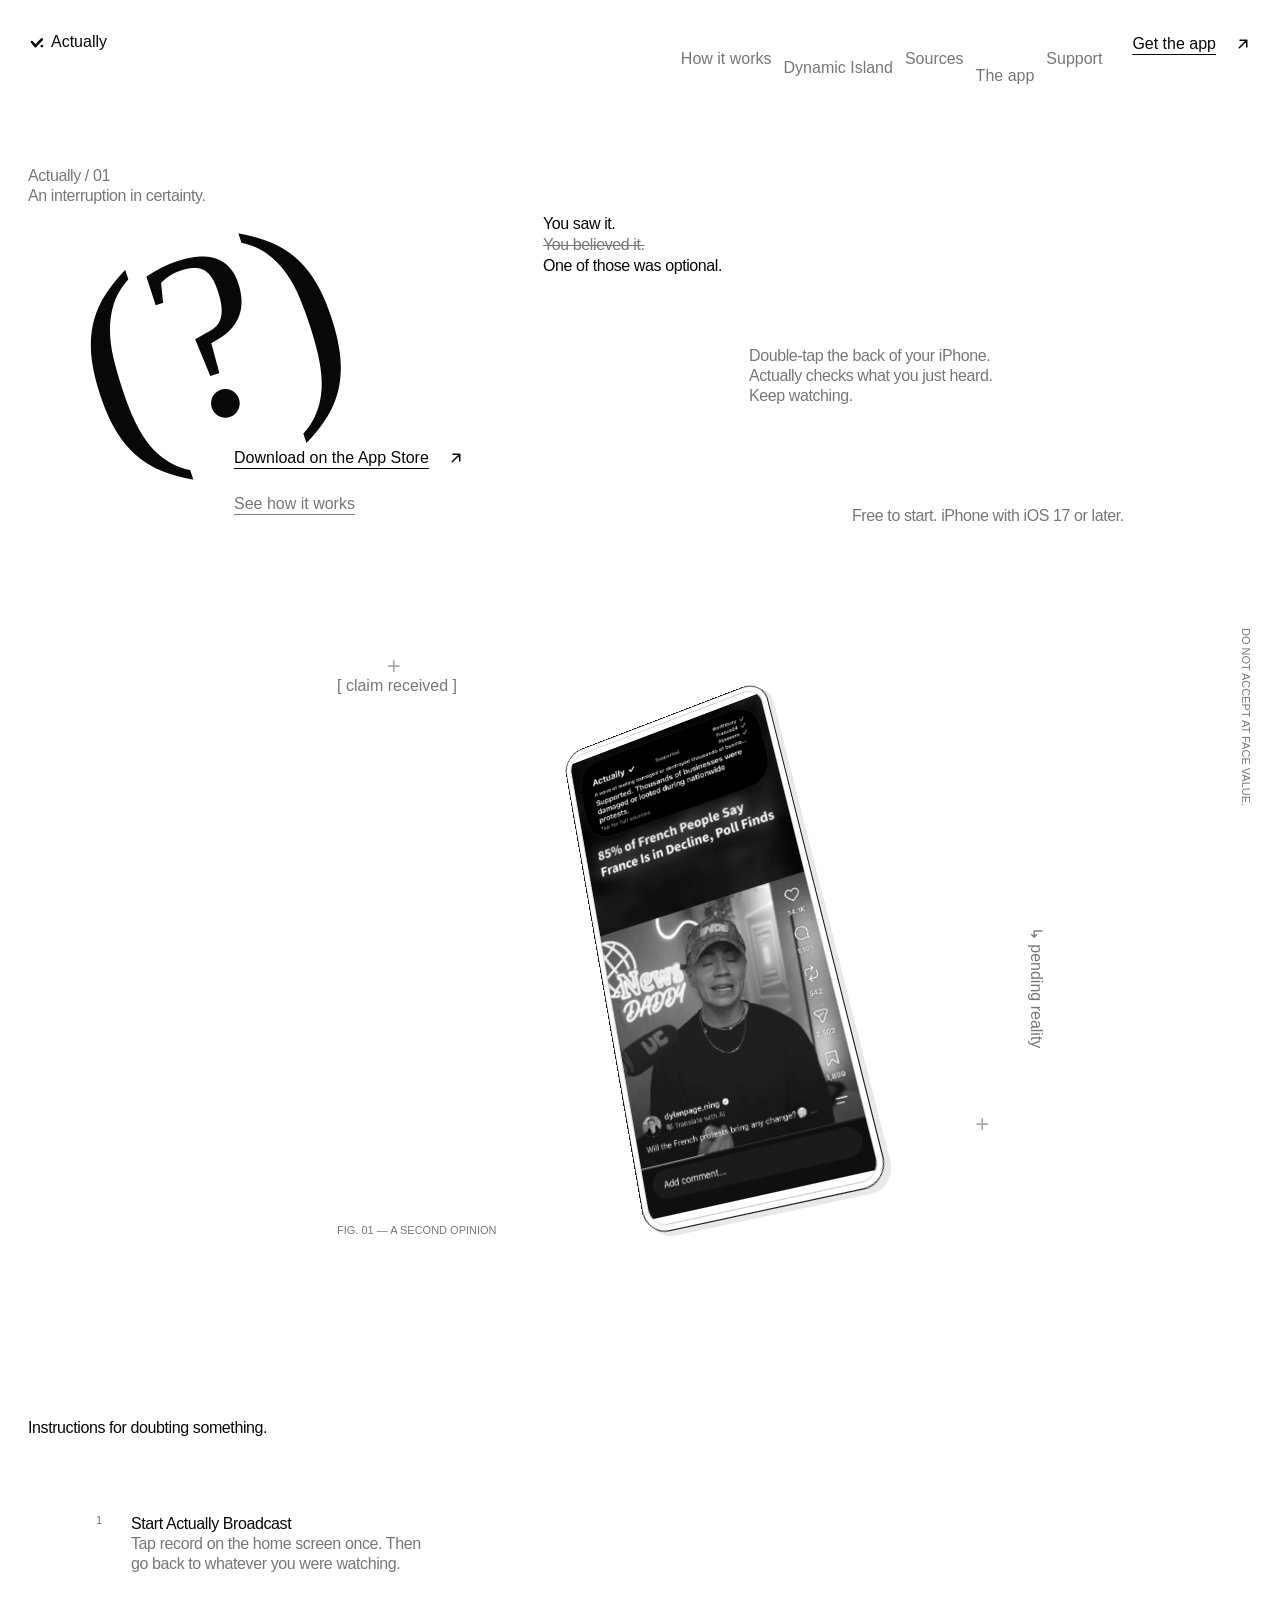
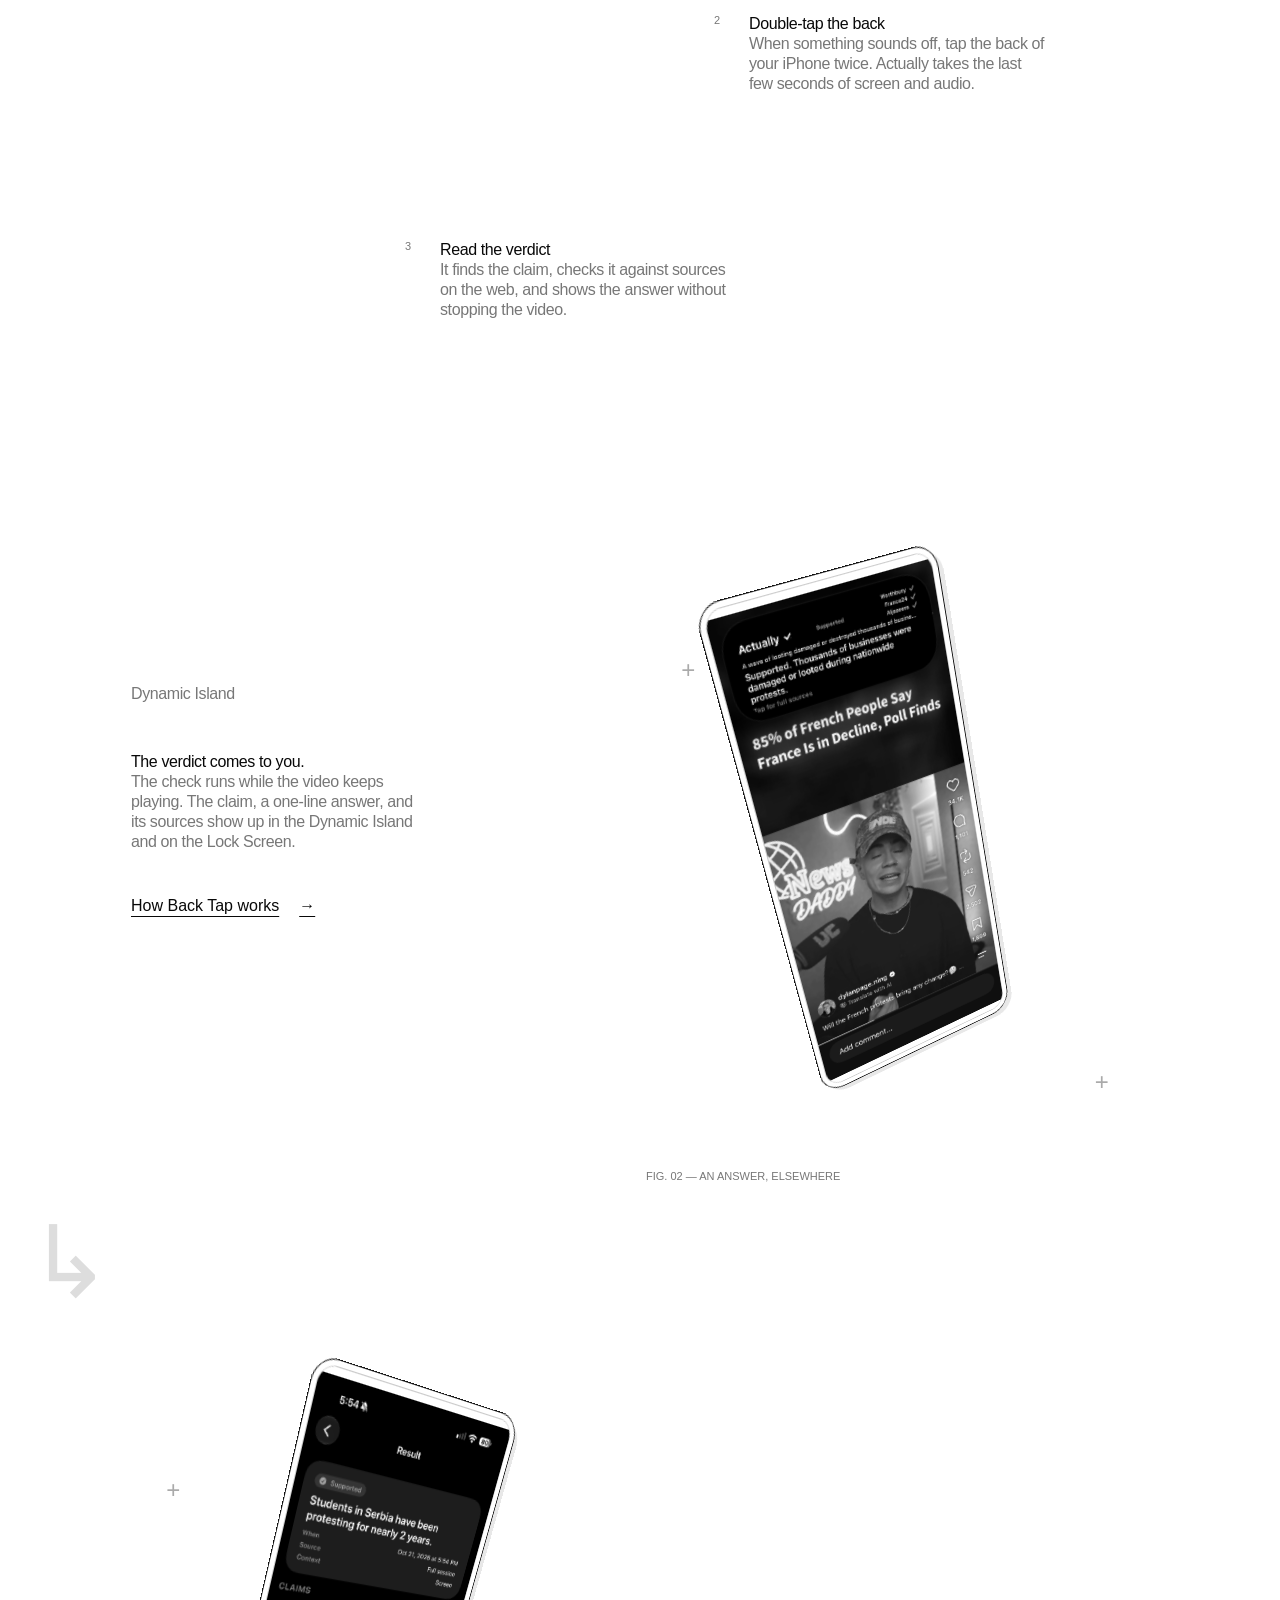
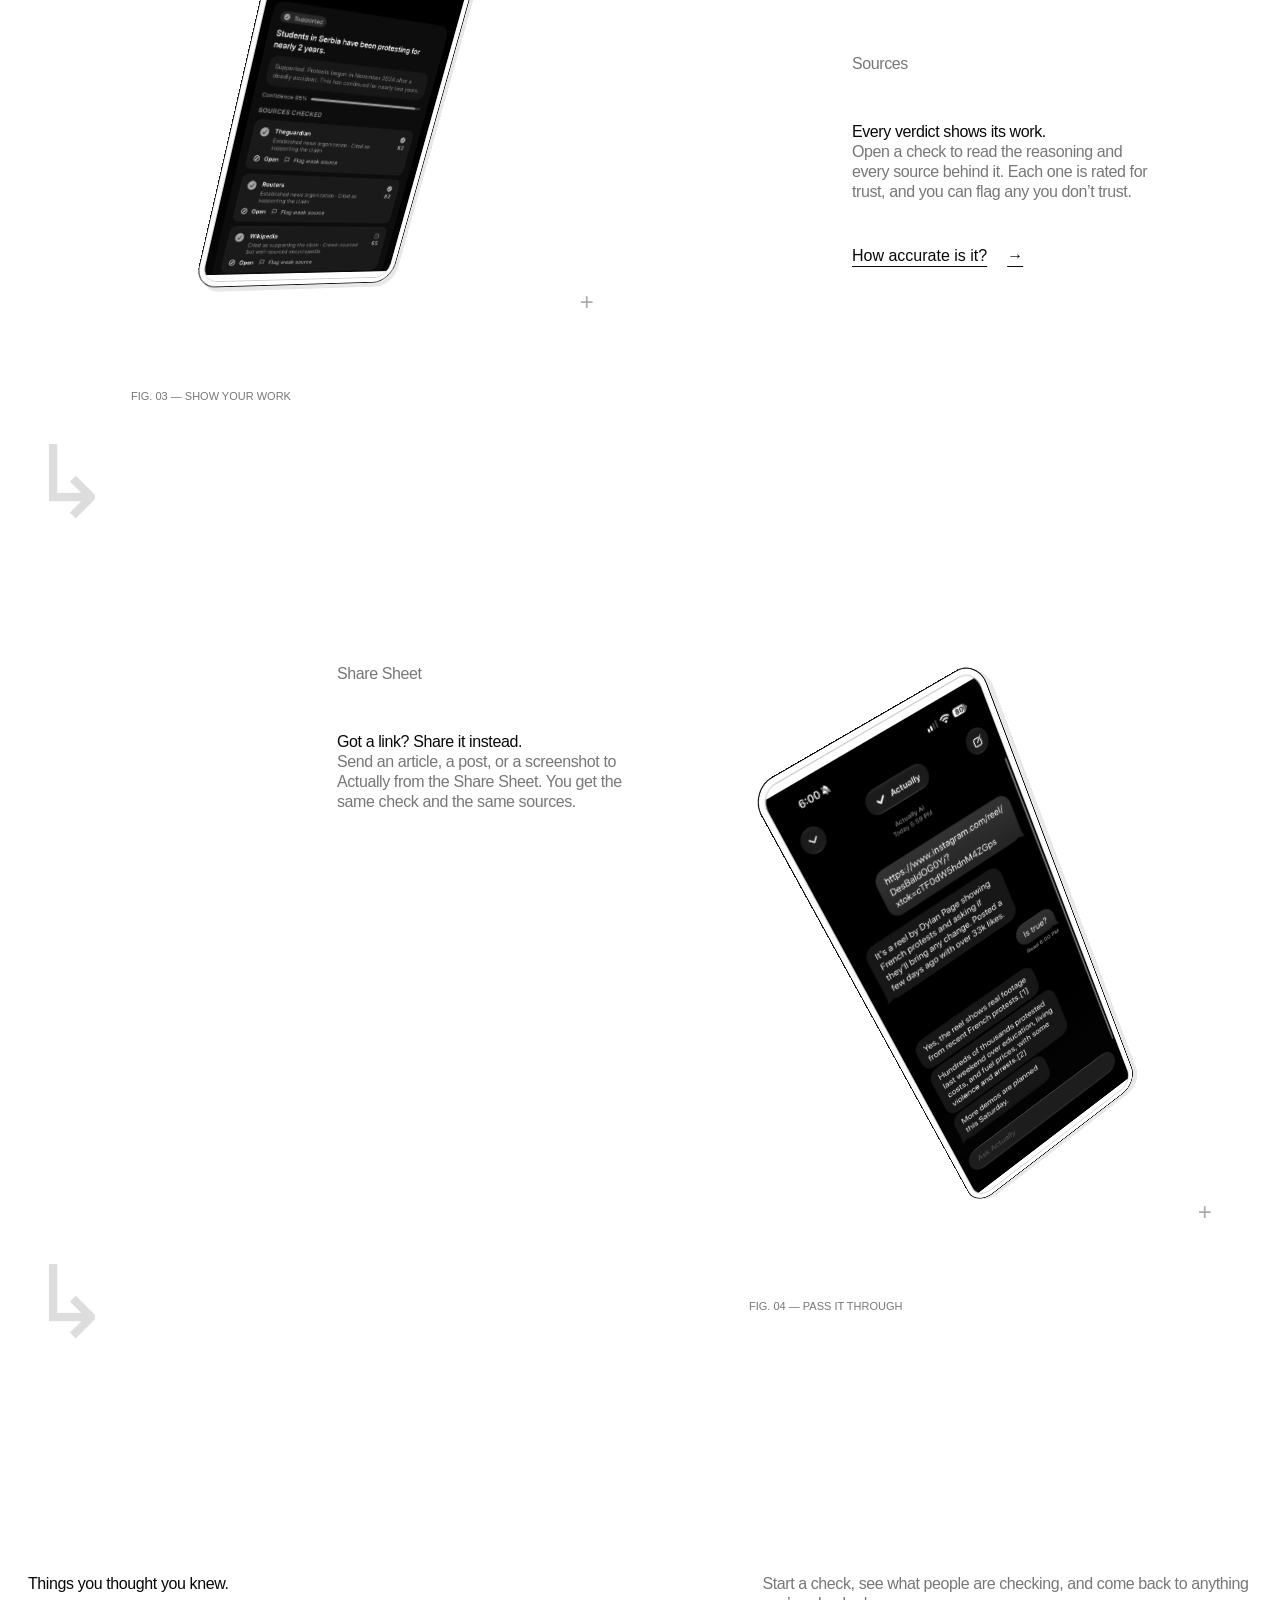
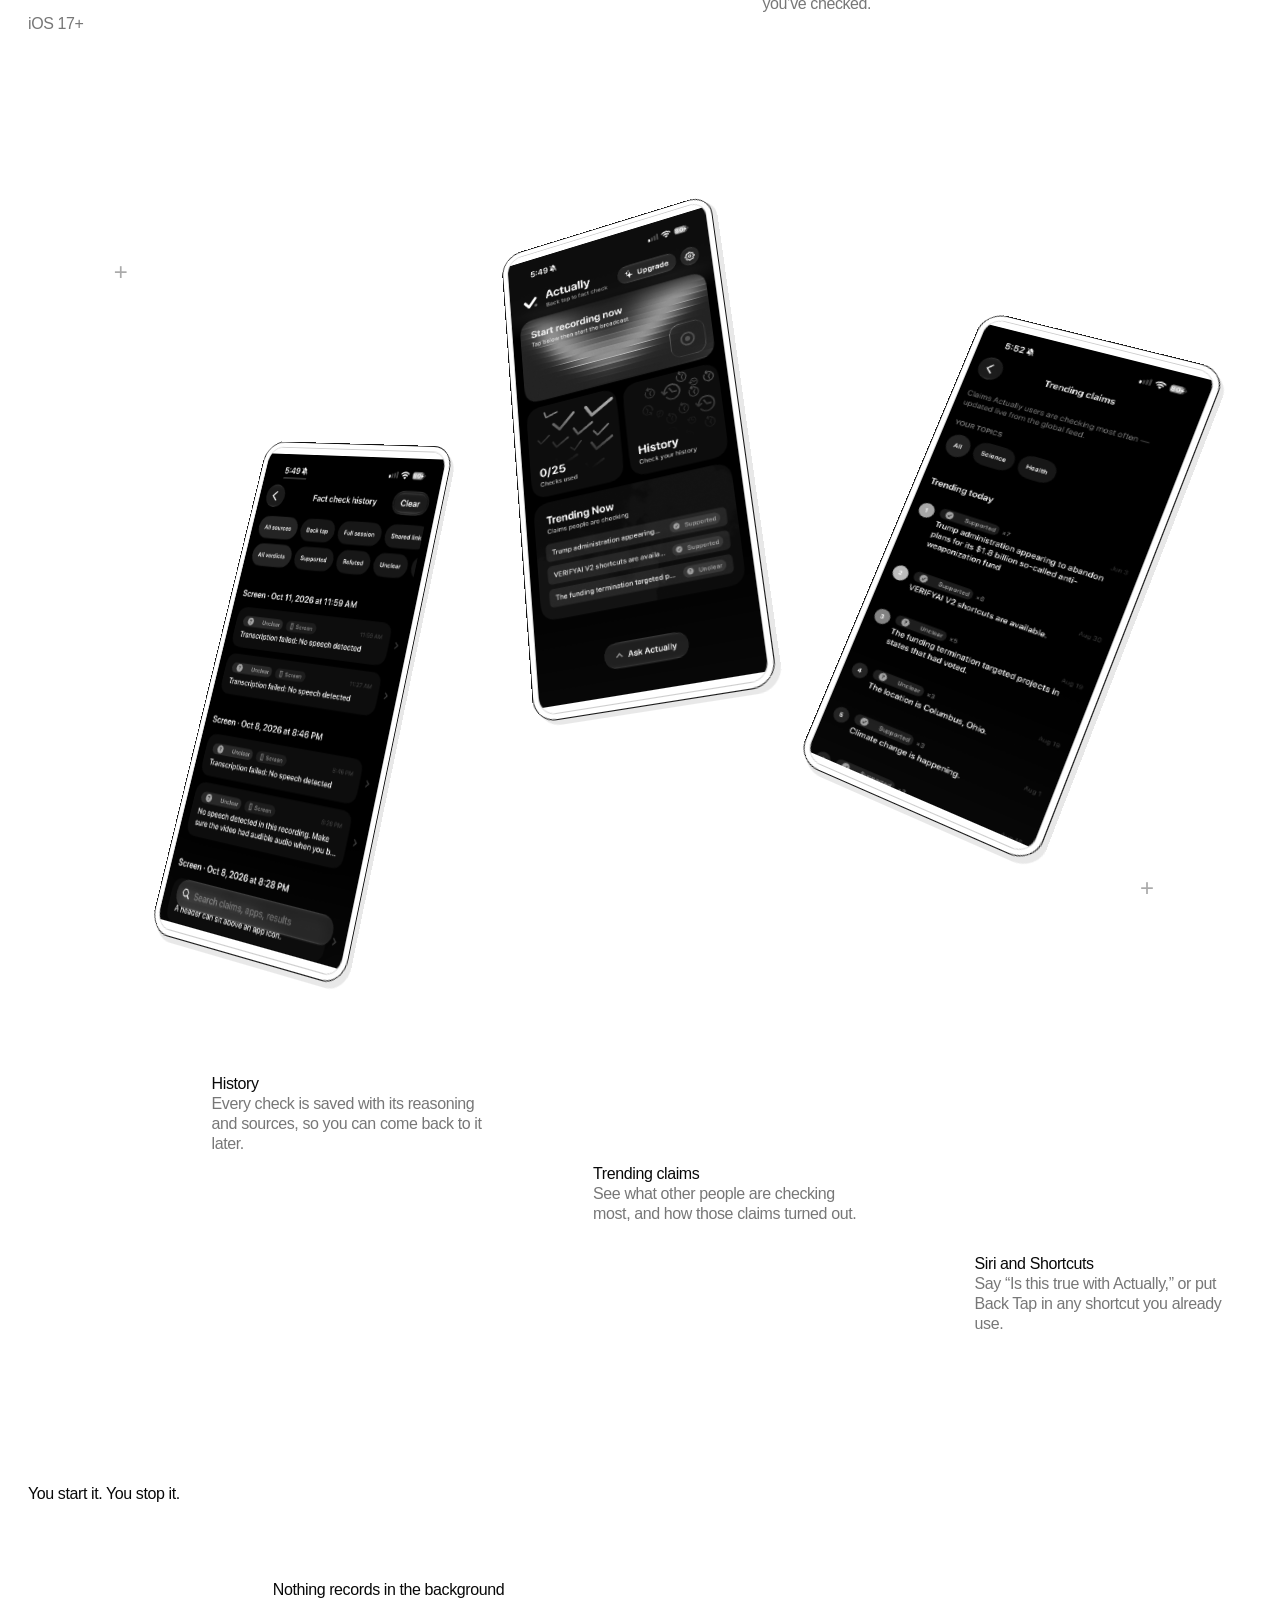
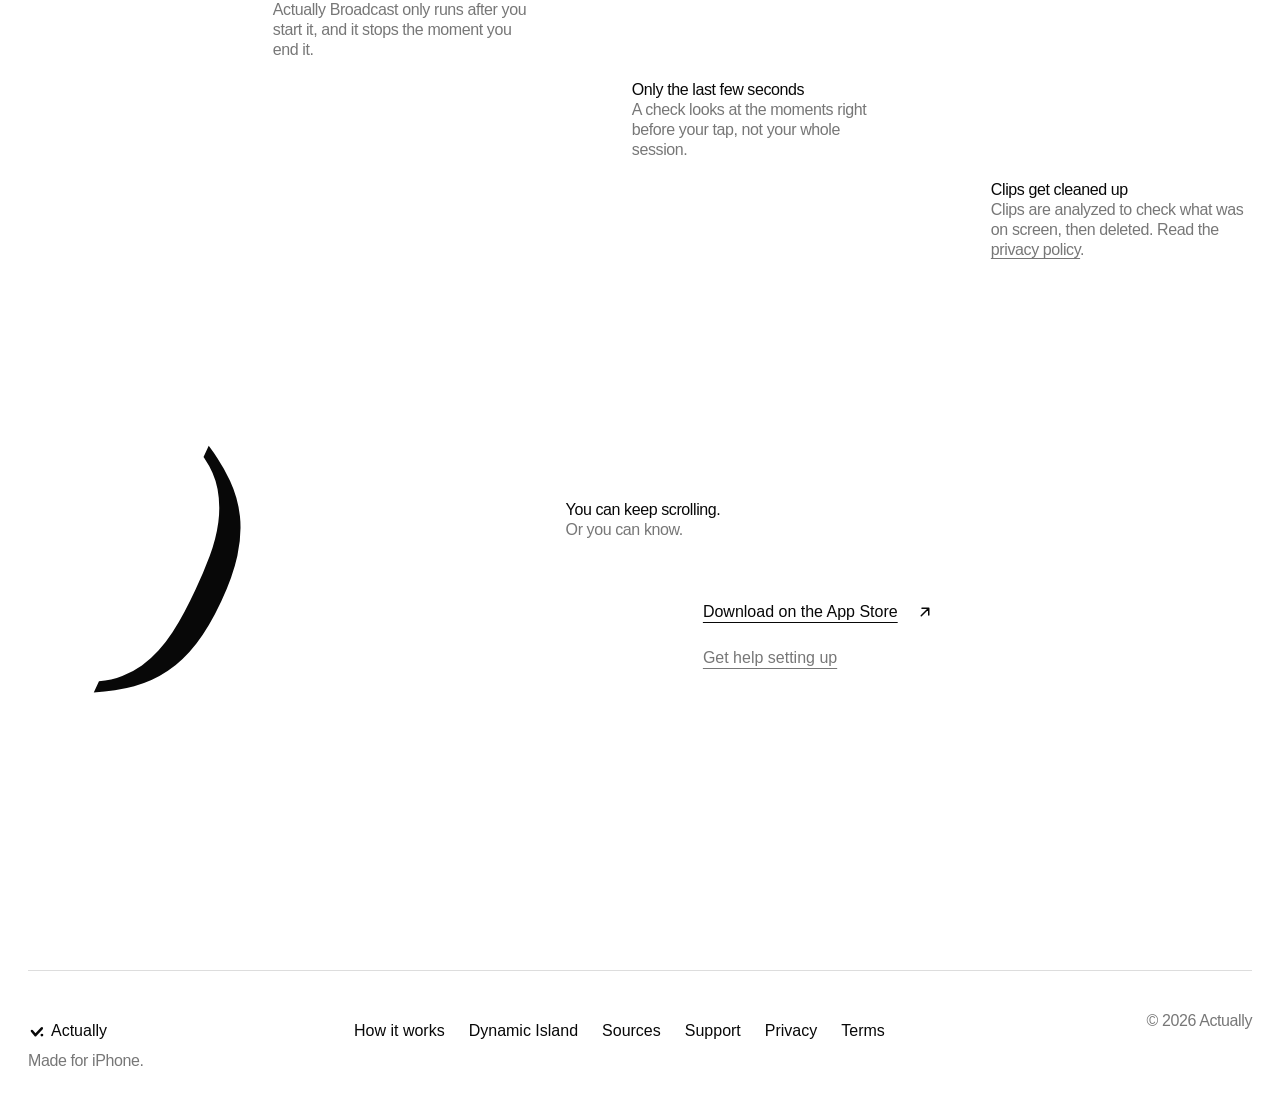
<file: index.html>
<!doctype html>
<html lang="en">
<head>
  <meta charset="utf-8" />
  <meta name="viewport" content="width=device-width, initial-scale=1" />
  <meta name="theme-color" content="#ffffff" />
  <meta name="description" content="Double-tap the back of your iPhone while you watch. Actually reads the claim, checks it against real sources, and shows the verdict in the Dynamic Island." />
  <title>Actually — Back Tap to Fact Check</title>
  <meta property="og:type" content="website" />
  <meta property="og:site_name" content="Actually" />
  <meta property="og:title" content="Actually — Back Tap to Fact Check" />
  <meta property="og:description" content="Double-tap the back of your iPhone. Actually tells you if what you just heard is true." />
  <meta name="twitter:card" content="summary" />
  <link rel="icon" href="assets/icon.svg" type="image/svg+xml" />
  <link rel="preconnect" href="https://fonts.googleapis.com" />
  <link rel="preconnect" href="https://fonts.gstatic.com" crossorigin />
  <link rel="stylesheet" href="https://fonts.googleapis.com/css2?family=Inter:wght@400;500;600&display=swap" />
  <link rel="stylesheet" href="playful.css" />
</head>
<body>
  <a class="skip-link" href="#main">Skip to content</a>

  <!-- Shared icons, referenced with <use>. -->
  <svg width="0" height="0" style="position:absolute" aria-hidden="true">
    <symbol id="i-arrow" viewBox="0 0 24 24"><path d="M7 17 17 7M17 7H8M17 7v9" fill="none" stroke="currentColor" stroke-width="2" stroke-linecap="round" stroke-linejoin="round"/></symbol>
    <symbol id="i-mark" viewBox="0 0 48 48"><path d="M10.52 24 19.85 35.14 36.79 16.76" fill="none" stroke="currentColor" stroke-width="6.72" stroke-linecap="round" stroke-linejoin="round"/><circle cx="37.11" cy="34.87" r="3.72" fill="currentColor"/></symbol>
    <symbol id="i-check" viewBox="0 0 20 20"><circle cx="10" cy="10" r="10" fill="currentColor"/><path d="m5.8 10.3 2.8 2.8 5.6-6" fill="none" stroke="#000" stroke-opacity=".78" stroke-width="2.1" stroke-linecap="round" stroke-linejoin="round"/></symbol>
    <symbol id="i-cross" viewBox="0 0 20 20"><circle cx="10" cy="10" r="10" fill="currentColor"/><path d="m6.6 6.6 6.8 6.8m0-6.8-6.8 6.8" fill="none" stroke="#000" stroke-opacity=".78" stroke-width="2.1" stroke-linecap="round"/></symbol>
    <symbol id="i-seal" viewBox="0 0 20 20"><path d="m10 1.5 2.2 1.6 2.7-.1.8 2.6 2.2 1.6-.9 2.6.9 2.6-2.2 1.6-.8 2.6-2.7-.1L10 18.5l-2.2-1.6-2.7.1-.8-2.6-2.2-1.6.9-2.6-.9-2.6 2.2-1.6.8-2.6 2.7.1z" fill="currentColor"/><path d="m6.8 10.2 2.2 2.2 4.3-4.6" fill="none" stroke="#000" stroke-opacity=".75" stroke-width="1.8" stroke-linecap="round" stroke-linejoin="round"/></symbol>
  </svg>

  <header class="site-header">
    <div class="site-header-inner">
      <a class="wordmark" href="/" aria-label="Actually home">
        <svg width="24" height="24" aria-hidden="true"><use href="#i-mark" /></svg>
        <span>Actually</span>
      </a>
      <nav id="primary-nav" class="primary-nav" aria-label="Primary navigation">
        <a href="#how-it-works">How it works</a>
        <a href="#island">Dynamic Island</a>
        <a href="#sources">Sources</a>
        <a href="#app">The app</a>
        <a href="/support">Support</a>
      </nav>
      <button class="nav-toggle" type="button" aria-expanded="false" aria-controls="primary-nav" aria-label="Menu"><span></span><span></span></button>
      <a class="button button-primary button-small" href="https://apps.apple.com/us/app/actually/id6776004865">Get the app <svg class="button-icon" aria-hidden="true"><use href="#i-arrow" /></svg></a>
    </div>
  </header>

  <main id="main">
    <section class="lead" aria-labelledby="lead-title">
      <p class="eyebrow">Actually / 01<br />An interruption in certainty.</p>
      <h1 id="lead-title">You saw it.<br /><span>You believed it.</span><br />One of those was optional.</h1>
      <p class="hero-description">Double-tap the back of your iPhone.<br />Actually checks what you just heard.<br />Keep watching.</p>
      <div class="stray-type" aria-hidden="true">( ? )</div>
      <span class="margin-note" aria-hidden="true">DO NOT ACCEPT AT FACE VALUE.</span>
      <div class="lead-actions">
        <a class="button button-primary" href="https://apps.apple.com/us/app/actually/id6776004865">Download on the App Store <svg class="button-icon" aria-hidden="true"><use href="#i-arrow" /></svg></a>
        <a class="button button-quiet" href="#how-it-works">See how it works</a>
      </div>
      <p class="lead-note">Free to start. iPhone with iOS 17 or later.</p>

      <div class="demo-stage demo-stage-0" data-scroll-scene><span class="floating-sticker sticker-one" aria-hidden="true">[ claim received ]</span><span class="floating-sticker sticker-two" aria-hidden="true">↳ pending reality</span><span class="orbit orbit-one" aria-hidden="true"></span><span class="orbit orbit-two" aria-hidden="true"></span><div class="demo-device" data-tilt><div class="demo-screen"><div class="demo-fallback"><span class="demo-number">01</span><svg width="56" height="56" aria-hidden="true"><use href="#i-mark" /></svg><strong>The two-tap fact check</strong><span class="demo-placeholder-label">[ image not yet supplied ]</span><span class="demo-dots" aria-hidden="true">+&nbsp;&nbsp;&nbsp;&nbsp;&nbsp;&nbsp;&nbsp;&nbsp;&nbsp;+</span></div><img data-demo-image="assets/dynamic.PNG" alt="Actually Dynamic Island fact-check preview" hidden /></div></div><span class="stage-caption">FIG. 01 — A SECOND OPINION</span></div>
    </section>

    <section id="how-it-works" class="section" aria-labelledby="how-title">
      <h2 id="how-title">Instructions for doubting something.</h2>
      <ol class="step-list">
        <li>
          <span>1</span>
          <h3>Start Actually Broadcast</h3>
          <p>Tap record on the home screen once. Then go back to whatever you were watching.</p>
        </li>
        <li>
          <span>2</span>
          <h3>Double-tap the back</h3>
          <p>When something sounds off, tap the back of your iPhone twice. Actually takes the last few seconds of screen and audio.</p>
        </li>
        <li>
          <span>3</span>
          <h3>Read the verdict</h3>
          <p>It finds the claim, checks it against sources on the web, and shows the answer without stopping the video.</p>
        </li>
      </ol>
    </section>

    <section class="section" aria-label="Features">
      <article id="island" class="feature-panel">
        <div class="feature-copy">
          <p class="feature-label">Dynamic Island</p>
          <h3>The verdict comes to you.</h3>
          <p>The check runs while the video keeps playing. The claim, a one-line answer, and its sources show up in the Dynamic Island and on the Lock Screen.</p>
          <a class="arrow-link" href="#how-it-works">How Back Tap works <span aria-hidden="true">→</span></a>
        </div>
        <div class="demo-stage demo-stage-1" data-scroll-scene><div class="demo-device" data-tilt><div class="demo-screen"><div class="demo-fallback"><span class="demo-number">02</span><svg width="56" height="56" aria-hidden="true"><use href="#i-mark" /></svg><strong>A little island. A big answer.</strong><span class="demo-placeholder-label">[ image not yet supplied ]</span><span class="demo-dots" aria-hidden="true">+&nbsp;&nbsp;&nbsp;&nbsp;&nbsp;&nbsp;&nbsp;&nbsp;&nbsp;+</span></div><img data-demo-image="assets/dynamic.PNG" alt="Actually Dynamic Island verdict preview" hidden /></div></div><span class="stage-caption">FIG. 02 — AN ANSWER, ELSEWHERE</span></div>
      </article>

      <article id="sources" class="feature-panel">
        <div class="feature-copy">
          <p class="feature-label">Sources</p>
          <h3>Every verdict shows its work.</h3>
          <p>Open a check to read the reasoning and every source behind it. Each one is rated for trust, and you can flag any you don’t trust.</p>
          <a class="arrow-link" href="/support">How accurate is it? <span aria-hidden="true">→</span></a>
        </div>
        <div class="demo-stage demo-stage-2" data-scroll-scene><div class="demo-device" data-tilt><div class="demo-screen"><div class="demo-fallback"><span class="demo-number">03</span><svg width="56" height="56" aria-hidden="true"><use href="#i-mark" /></svg><strong>Receipts included.</strong><span class="demo-placeholder-label">[ image not yet supplied ]</span><span class="demo-dots" aria-hidden="true">+&nbsp;&nbsp;&nbsp;&nbsp;&nbsp;&nbsp;&nbsp;&nbsp;&nbsp;+</span></div><img data-demo-image="assets/Screenshot 2026-10-21 at 5.54.42 PM.png" alt="Actually sources and result preview" hidden /></div></div><span class="stage-caption">FIG. 03 — SHOW YOUR WORK</span></div>
      </article>

      <article id="share" class="feature-panel">
        <div class="feature-copy">
          <p class="feature-label">Share Sheet</p>
          <h3>Got a link? Share it instead.</h3>
          <p>Send an article, a post, or a screenshot to Actually from the Share Sheet. You get the same check and the same sources.</p>
        </div>
        <div class="demo-stage demo-stage-3" data-scroll-scene><div class="demo-device" data-tilt><div class="demo-screen"><div class="demo-fallback"><span class="demo-number">04</span><svg width="56" height="56" aria-hidden="true"><use href="#i-mark" /></svg><strong>Share it. Check it.</strong><span class="demo-placeholder-label">[ image not yet supplied ]</span><span class="demo-dots" aria-hidden="true">+&nbsp;&nbsp;&nbsp;&nbsp;&nbsp;&nbsp;&nbsp;&nbsp;&nbsp;+</span></div><img data-demo-image="assets/manual.png" alt="Actually manual shared-link chat preview" hidden /></div></div><span class="stage-caption">FIG. 04 — PASS IT THROUGH</span></div>
      </article>
    </section>

    <section id="app" class="section" aria-labelledby="app-title">
      <div class="section-heading-split">
        <h2 id="app-title">Things you thought you knew. <span class="tag">iOS 17+</span></h2>
        <p>Start a check, see what people are checking, and come back to anything you’ve checked.</p>
      </div>

      <div class="app-panel">
        <div class="demo-stage demo-gallery" data-scroll-scene><div class="demo-device" data-tilt><div class="demo-screen"><div class="demo-fallback"><span class="demo-number">05</span><svg width="56" height="56" aria-hidden="true"><use href="#i-mark" /></svg><strong>Your rabbit-hole archive</strong><span class="demo-placeholder-label">[ image not yet supplied ]</span><span class="demo-dots" aria-hidden="true">+&nbsp;&nbsp;&nbsp;&nbsp;&nbsp;&nbsp;&nbsp;&nbsp;&nbsp;+</span></div><img data-demo-image="assets/Screenshot 2026-10-21 at 5.49.40 PM.png" alt="Actually fact-check history preview" hidden /></div></div><div class="demo-device" data-tilt><div class="demo-screen"><div class="demo-fallback"><span class="demo-number">06</span><svg width="56" height="56" aria-hidden="true"><use href="#i-mark" /></svg><strong>Meet your fact-check button</strong><span class="demo-placeholder-label">[ image not yet supplied ]</span><span class="demo-dots" aria-hidden="true">+&nbsp;&nbsp;&nbsp;&nbsp;&nbsp;&nbsp;&nbsp;&nbsp;&nbsp;+</span></div><img data-demo-image="assets/IMG_5994.PNG" alt="Actually home screen preview" hidden /></div></div><div class="demo-device" data-tilt><div class="demo-screen"><div class="demo-fallback"><span class="demo-number">07</span><svg width="56" height="56" aria-hidden="true"><use href="#i-mark" /></svg><strong>What’s everyone checking?</strong><span class="demo-placeholder-label">[ image not yet supplied ]</span><span class="demo-dots" aria-hidden="true">+&nbsp;&nbsp;&nbsp;&nbsp;&nbsp;&nbsp;&nbsp;&nbsp;&nbsp;+</span></div><img data-demo-image="assets/Screenshot 2026-10-21 at 5.52.00 PM.png" alt="Actually trending claims preview" hidden /></div></div></div>

        <ul class="app-feature-list">
          <li>
            <h3>History</h3>
            <p>Every check is saved with its reasoning and sources, so you can come back to it later.</p>
          </li>
          <li>
            <h3>Trending claims</h3>
            <p>See what other people are checking most, and how those claims turned out.</p>
          </li>
          <li>
            <h3>Siri and Shortcuts</h3>
            <p>Say “Is this true with Actually,” or put Back Tap in any shortcut you already use.</p>
          </li>
        </ul>
      </div>
    </section>

    <section class="section" aria-labelledby="trust-title">
      <h2 id="trust-title">You start it. You stop it.</h2>
      <ul class="assurance-list">
        <li>
          <h3>Nothing records in the background</h3>
          <p>Actually Broadcast only runs after you start it, and it stops the moment you end it.</p>
        </li>
        <li>
          <h3>Only the last few seconds</h3>
          <p>A check looks at the moments right before your tap, not your whole session.</p>
        </li>
        <li>
          <h3>Clips get cleaned up</h3>
          <p>Clips are analyzed to check what was on screen, then deleted. Read the <a class="inline-link" href="/privacy">privacy policy</a>.</p>
        </li>
      </ul>
    </section>

    <section class="closing-section" aria-labelledby="closing-title">
      <h2 id="closing-title">You can keep scrolling.<br /><span>Or you can know.</span></h2>
      <div class="lead-actions">
        <a class="button button-primary" href="https://apps.apple.com/us/app/actually/id6776004865">Download on the App Store <svg class="button-icon" aria-hidden="true"><use href="#i-arrow" /></svg></a>
        <a class="button button-quiet" href="/support">Get help setting up</a>
      </div>
    </section>
  </main>

  <footer class="site-footer">
    <div class="site-footer-inner">
      <div>
        <a class="wordmark" href="/"><svg width="24" height="24" aria-hidden="true"><use href="#i-mark" /></svg><span>Actually</span></a>
        <p>Made for iPhone.</p>
      </div>
      <nav aria-label="Footer navigation">
        <a href="#how-it-works">How it works</a>
        <a href="#island">Dynamic Island</a>
        <a href="#sources">Sources</a>
        <a href="/support">Support</a>
        <a href="/privacy">Privacy</a>
        <a href="/terms">Terms</a>
      </nav>
      <p>© <span data-year>2026</span> Actually</p>
    </div>
  </footer>

  <script src="landing.js" defer></script>
</body>
</html>
</file>
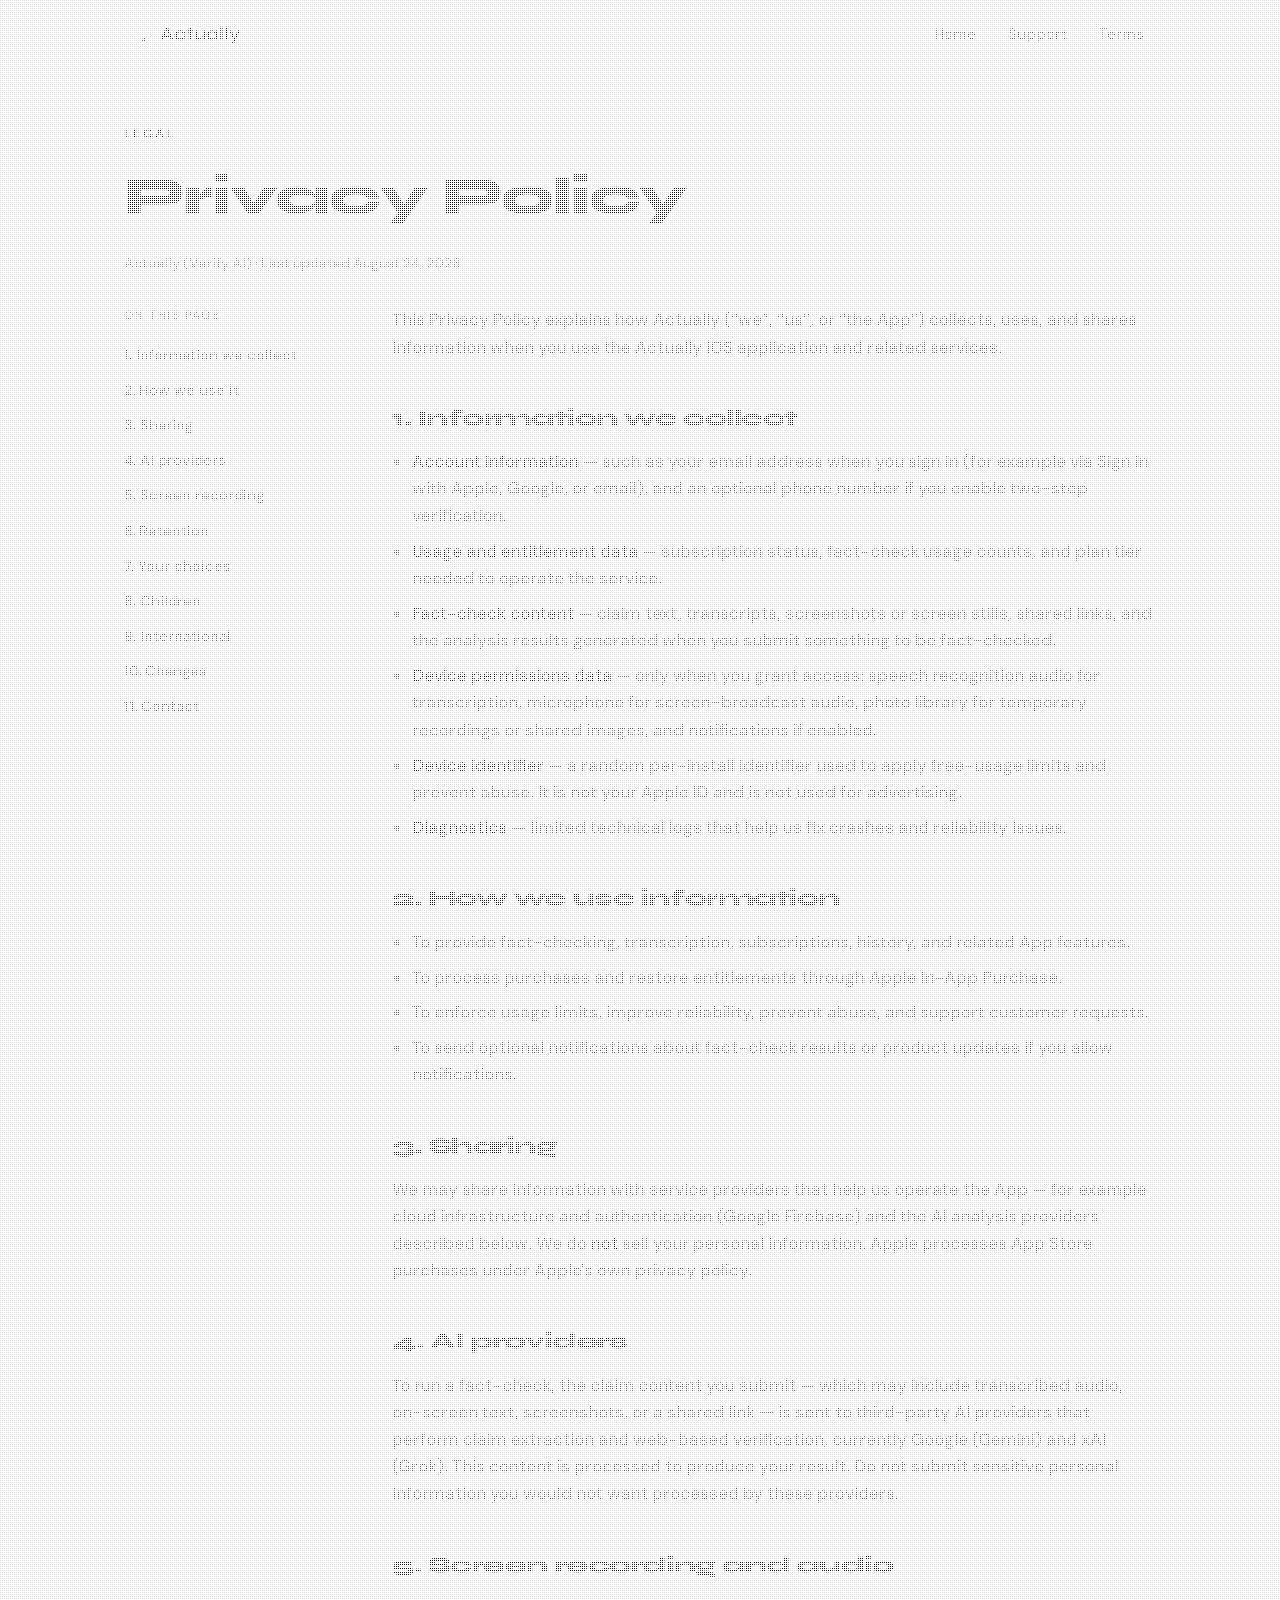
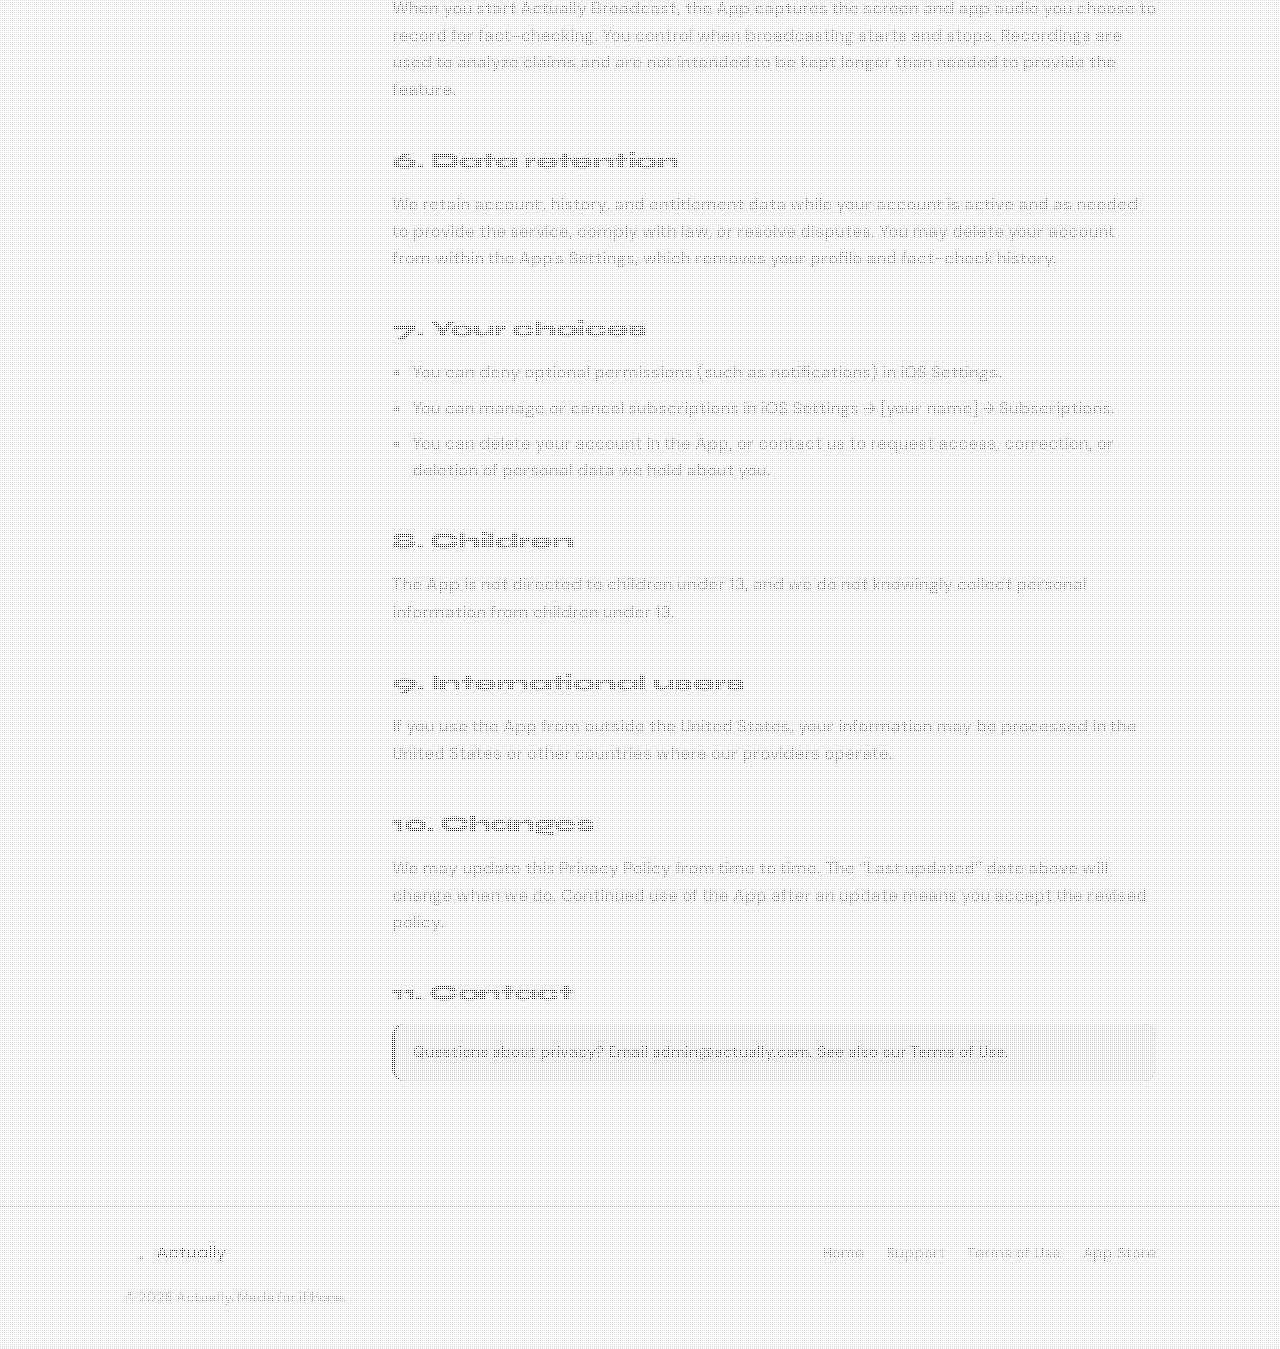
<file: privacy.html>
<!DOCTYPE html>
<html lang="en">
<head>
  <meta charset="utf-8" />
  <meta name="viewport" content="width=device-width, initial-scale=1" />
  <title>Privacy Policy — Actually</title>
  <meta name="description" content="How Actually collects, uses, and shares information." />
  <meta name="theme-color" content="#ffffff" />
  <link rel="preconnect" href="https://fonts.googleapis.com" />
  <link rel="preconnect" href="https://fonts.gstatic.com" crossorigin />
  <link href="https://fonts.googleapis.com/css2?family=DM+Sans:ital,opsz,wght@0,9..40,400;0,9..40,500;0,9..40,600;1,9..40,400&family=Syne:wght@600;700;800&display=swap" rel="stylesheet" />
  <link rel="stylesheet" href="styles.css" />
  <link rel="stylesheet" href="dots.css" />
  <link rel="icon" href="assets/icon.svg" type="image/svg+xml" />
</head>
<body>
  <a class="skip-link" href="#main">Skip to content</a>
  <div class="atmosphere" aria-hidden="true"></div>

  <header class="site-header">
    <a class="nav-mark" href="/" aria-label="Actually home">
      <img src="assets/mark.svg" width="26" height="26" alt="" />
      <span>Actually</span>
    </a>
    <nav class="nav-links" aria-label="Primary">
      <a class="nav-plain" href="/">Home</a>
      <a class="nav-plain" href="/support">Support</a>
      <a class="nav-plain" href="/terms">Terms</a>
    </nav>
  </header>

  <main id="main">
    <div class="wrap">
      <section class="doc-hero">
        <p class="eyebrow">Legal</p>
        <h1>Privacy Policy</h1>
        <p class="updated">Actually (Verify AI) · Last updated August 24, 2026</p>
      </section>

      <div class="doc doc-grid">
        <nav class="toc" aria-label="On this page">
          <p>On this page</p>
          <a href="#collect">1. Information we collect</a>
          <a href="#use">2. How we use it</a>
          <a href="#sharing">3. Sharing</a>
          <a href="#ai">4. AI providers</a>
          <a href="#recording">5. Screen recording</a>
          <a href="#retention">6. Retention</a>
          <a href="#choices">7. Your choices</a>
          <a href="#children">8. Children</a>
          <a href="#intl">9. International</a>
          <a href="#changes">10. Changes</a>
          <a href="#contact">11. Contact</a>
        </nav>

        <div class="prose">
          <p>This Privacy Policy explains how Actually (“we”, “us”, or “the App”) collects, uses, and shares information when you use the Actually iOS application and related services.</p>

          <h2 id="collect">1. Information we collect</h2>
          <ul>
            <li><strong>Account information</strong> — such as your email address when you sign in (for example via Sign in with Apple, Google, or email), and an optional phone number if you enable two-step verification.</li>
            <li><strong>Usage and entitlement data</strong> — subscription status, fact-check usage counts, and plan tier needed to operate the service.</li>
            <li><strong>Fact-check content</strong> — claim text, transcripts, screenshots or screen stills, shared links, and the analysis results generated when you submit something to be fact-checked.</li>
            <li><strong>Device permissions data</strong> — only when you grant access: speech recognition audio for transcription, microphone for screen-broadcast audio, photo library for temporary recordings or shared images, and notifications if enabled.</li>
            <li><strong>Device identifier</strong> — a random per-install identifier used to apply free-usage limits and prevent abuse. It is not your Apple ID and is not used for advertising.</li>
            <li><strong>Diagnostics</strong> — limited technical logs that help us fix crashes and reliability issues.</li>
          </ul>

          <h2 id="use">2. How we use information</h2>
          <ul>
            <li>To provide fact-checking, transcription, subscriptions, history, and related App features.</li>
            <li>To process purchases and restore entitlements through Apple In-App Purchase.</li>
            <li>To enforce usage limits, improve reliability, prevent abuse, and support customer requests.</li>
            <li>To send optional notifications about fact-check results or product updates if you allow notifications.</li>
          </ul>

          <h2 id="sharing">3. Sharing</h2>
          <p>We may share information with service providers that help us operate the App — for example cloud infrastructure and authentication (Google Firebase) and the AI analysis providers described below. We do <strong>not</strong> sell your personal information. Apple processes App Store purchases under Apple's own privacy policy.</p>

          <h2 id="ai">4. AI providers</h2>
          <p>To run a fact-check, the claim content you submit — which may include transcribed audio, on-screen text, screenshots, or a shared link — is sent to third-party AI providers that perform claim extraction and web-based verification, currently Google (Gemini) and xAI (Grok). This content is processed to produce your result. Do not submit sensitive personal information you would not want processed by these providers.</p>

          <h2 id="recording">5. Screen recording and audio</h2>
          <p>When you start Actually Broadcast, the App captures the screen and app audio you choose to record for fact-checking. You control when broadcasting starts and stops. Recordings are used to analyze claims and are not intended to be kept longer than needed to provide the feature.</p>

          <h2 id="retention">6. Data retention</h2>
          <p>We retain account, history, and entitlement data while your account is active and as needed to provide the service, comply with law, or resolve disputes. You may delete your account from within the App's Settings, which removes your profile and fact-check history.</p>

          <h2 id="choices">7. Your choices</h2>
          <ul>
            <li>You can deny optional permissions (such as notifications) in iOS Settings.</li>
            <li>You can manage or cancel subscriptions in iOS Settings → [your name] → Subscriptions.</li>
            <li>You can delete your account in the App, or contact us to request access, correction, or deletion of personal data we hold about you.</li>
          </ul>

          <h2 id="children">8. Children</h2>
          <p>The App is not directed to children under 13, and we do not knowingly collect personal information from children under 13.</p>

          <h2 id="intl">9. International users</h2>
          <p>If you use the App from outside the United States, your information may be processed in the United States or other countries where our providers operate.</p>

          <h2 id="changes">10. Changes</h2>
          <p>We may update this Privacy Policy from time to time. The “Last updated” date above will change when we do. Continued use of the App after an update means you accept the revised policy.</p>

          <h2 id="contact">11. Contact</h2>
          <div class="callout">
            <p>Questions about privacy? Email <a href="mailto:admin@actually.com">admin@actually.com</a>. See also our <a href="/terms">Terms of Use</a>.</p>
          </div>
        </div>
      </div>
    </div>
  </main>

  <footer class="site-footer">
    <div class="wrap">
      <div class="footer-brand">
        <img src="assets/mark.svg" width="22" height="22" alt="" />
        <span>Actually</span>
      </div>
      <nav class="footer-links" aria-label="Footer">
        <a href="/">Home</a>
        <a href="/support">Support</a>
        <a href="/terms">Terms of Use</a>
        <a href="https://apps.apple.com/us/app/actually/id6776004865">App Store</a>
      </nav>
      <p class="footer-copy">© <span id="y">2026</span> Actually. Made for iPhone.</p>
    </div>
  </footer>

  <script>document.getElementById("y").textContent = new Date().getFullYear();</script>
</body>
</html>
</file>
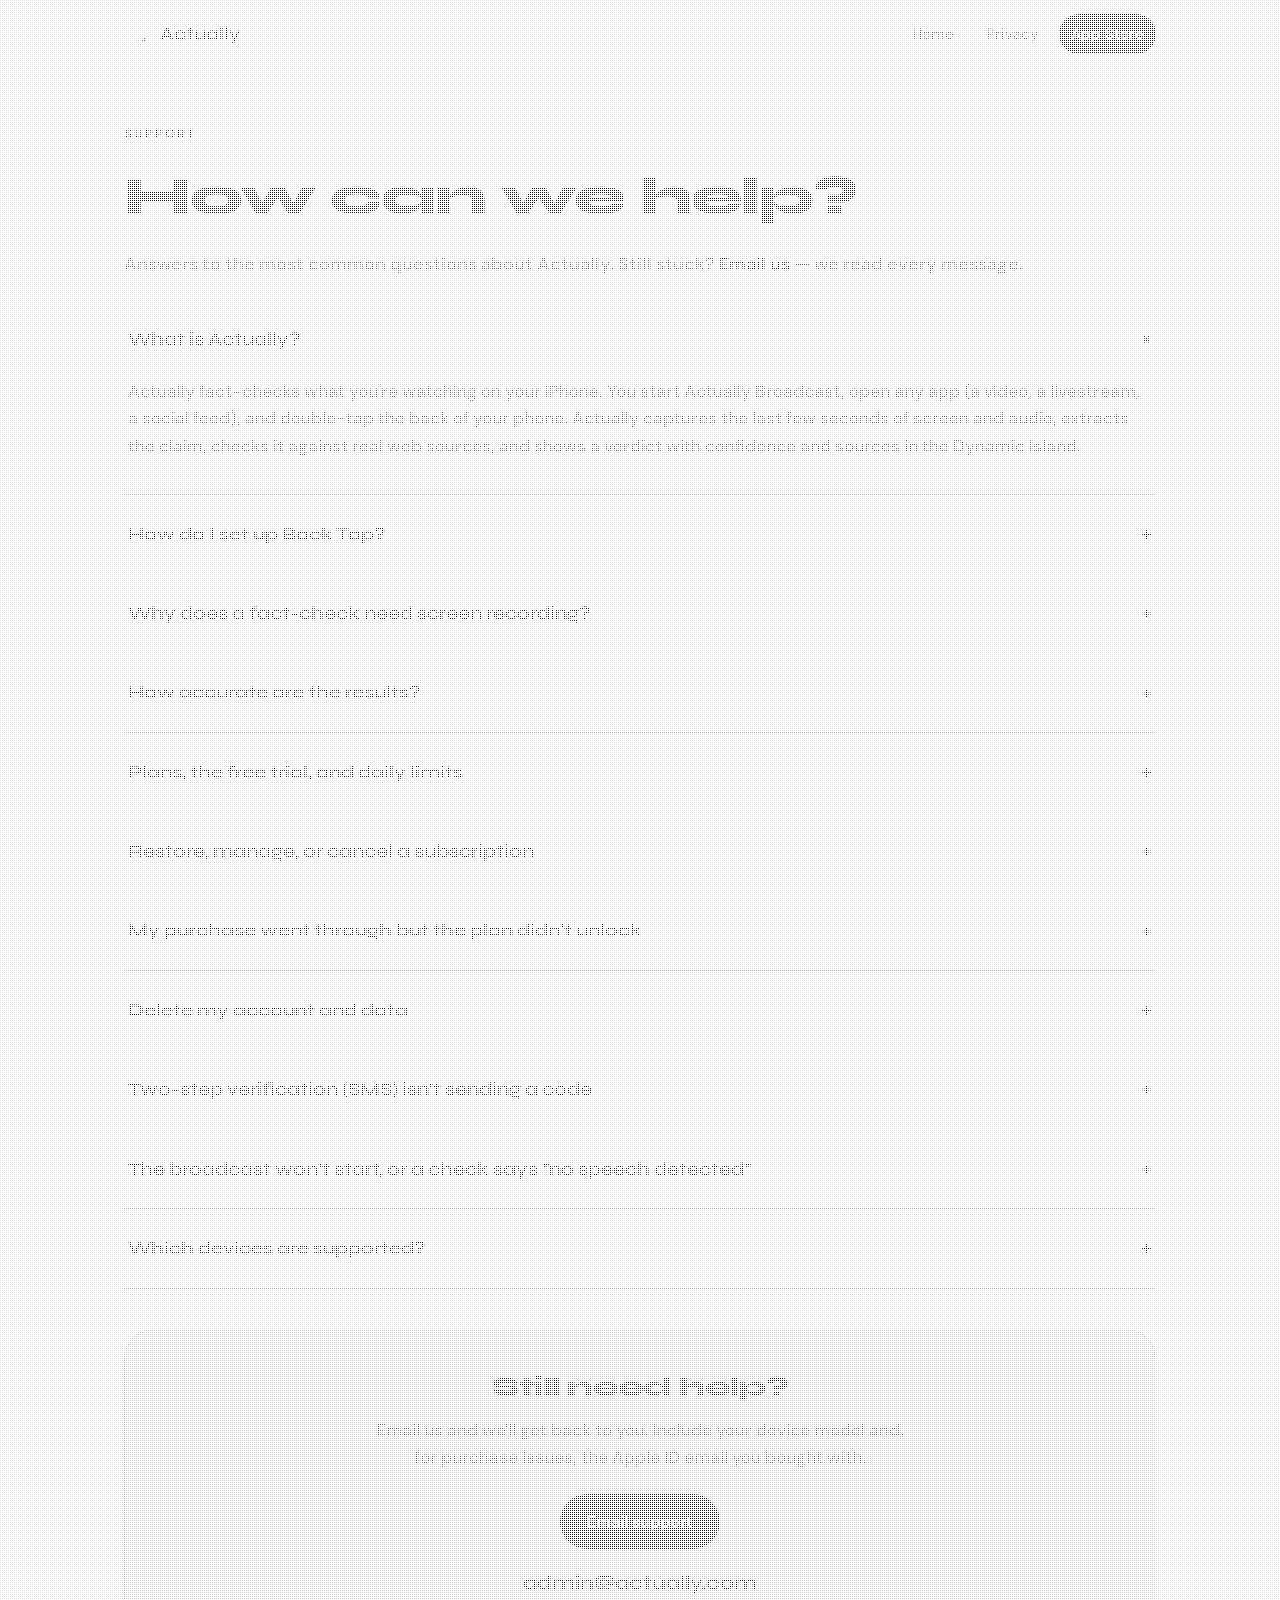
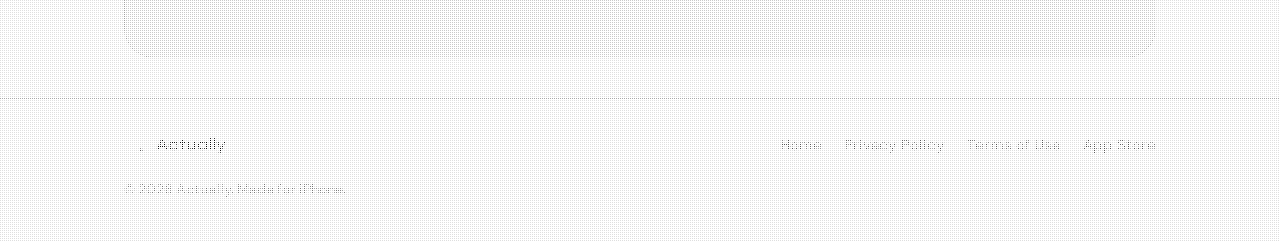
<file: support.html>
<!DOCTYPE html>
<html lang="en">
<head>
  <meta charset="utf-8" />
  <meta name="viewport" content="width=device-width, initial-scale=1" />
  <title>Support — Actually</title>
  <meta name="description" content="Help and answers for Actually: setting up Back Tap, subscriptions, permissions, deleting your account, and how to reach us." />
  <meta name="theme-color" content="#ffffff" />
  <link rel="preconnect" href="https://fonts.googleapis.com" />
  <link rel="preconnect" href="https://fonts.gstatic.com" crossorigin />
  <link href="https://fonts.googleapis.com/css2?family=DM+Sans:ital,opsz,wght@0,9..40,400;0,9..40,500;0,9..40,600;1,9..40,400&family=Syne:wght@600;700;800&display=swap" rel="stylesheet" />
  <link rel="stylesheet" href="styles.css" />
  <link rel="stylesheet" href="dots.css" />
  <link rel="icon" href="assets/icon.svg" type="image/svg+xml" />
</head>
<body>
  <a class="skip-link" href="#main">Skip to content</a>
  <div class="atmosphere" aria-hidden="true"></div>

  <header class="site-header">
    <a class="nav-mark" href="/" aria-label="Actually home">
      <img src="assets/mark.svg" width="26" height="26" alt="" />
      <span>Actually</span>
    </a>
    <nav class="nav-links" aria-label="Primary">
      <a class="nav-plain" href="/">Home</a>
      <a class="nav-plain" href="/privacy">Privacy</a>
      <a class="nav-cta" href="https://apps.apple.com/us/app/actually/id6776004865">App Store</a>
    </nav>
  </header>

  <main id="main">
    <div class="wrap">
      <section class="doc-hero">
        <p class="eyebrow">Support</p>
        <h1>How can we help?</h1>
        <p class="section-lede">Answers to the most common questions about Actually. Still stuck? <a href="#contact">Email us</a> — we read every message.</p>
      </section>

      <section class="faq" aria-label="Frequently asked questions">
        <details open>
          <summary>What is Actually?</summary>
          <div class="answer">
            <p>Actually fact-checks what you're watching on your iPhone. You start Actually Broadcast, open any app (a video, a livestream, a social feed), and double-tap the back of your phone. Actually captures the last few seconds of screen and audio, extracts the claim, checks it against real web sources, and shows a verdict with confidence and sources in the Dynamic Island.</p>
          </div>
        </details>

        <details>
          <summary>How do I set up Back Tap?</summary>
          <div class="answer">
            <p>Back Tap is an iOS accessibility feature that runs an Actually shortcut when you tap the back of your phone. The app walks you through it during setup, or do it manually:</p>
            <ol>
              <li>Open iOS <strong>Settings → Accessibility → Touch → Back Tap</strong>.</li>
              <li>Choose <strong>Double Tap</strong>.</li>
              <li>Scroll to <strong>Shortcuts</strong> and select the <strong>Actually</strong> shortcut.</li>
            </ol>
            <p>You can replay the in-app setup guide any time from <strong>Settings → Replay setup guide</strong> inside Actually.</p>
          </div>
        </details>

        <details>
          <summary>Why does a fact-check need screen recording?</summary>
          <div class="answer">
            <p>To read the claim you're looking at, Actually briefly captures the screen and app audio using iOS screen broadcasting. This only happens while you have a broadcast running and you double back tap — you start and stop it. Clips are used to run the check and are then cleaned up. See the <a href="/privacy">Privacy Policy</a> for details.</p>
          </div>
        </details>

        <details>
          <summary>How accurate are the results?</summary>
          <div class="answer">
            <p>Actually uses AI to extract claims and weigh sources, and it shows the sources behind every verdict along with a confidence level. AI can be incomplete or wrong, so treat results as a fast starting point — not the final word. For anything important, review the cited sources and verify yourself.</p>
          </div>
        </details>

        <details>
          <summary>Plans, the free trial, and daily limits</summary>
          <div class="answer">
            <ul>
              <li><strong>Free</strong> — a set number of lifetime fact-checks to try the app.</li>
              <li><strong>Free trial</strong> — 7 days of full access. It's free account access, not an App Store purchase, and you are not charged for it.</li>
              <li><strong>Monthly / Yearly</strong> — auto-renewing subscriptions with higher daily limits, sold through Apple In-App Purchase.</li>
            </ul>
            <p>Prices are shown in the app before you buy and charged to your Apple ID at confirmation. Subscriptions renew unless cancelled at least 24 hours before the period ends.</p>
          </div>
        </details>

        <details>
          <summary>Restore, manage, or cancel a subscription</summary>
          <div class="answer">
            <ul>
              <li><strong>Restore:</strong> in Actually, open <strong>Settings</strong> and tap <strong>Restore purchases</strong>.</li>
              <li><strong>Manage or cancel:</strong> open iOS <strong>Settings → [your name] → Subscriptions</strong>, choose Actually, and cancel there. Cancelling stops future renewals; access continues until the end of the paid period.</li>
            </ul>
            <p>Subscriptions are managed by Apple, so cancellation and refunds go through your Apple ID, not through us.</p>
          </div>
        </details>

        <details>
          <summary>My purchase went through but the plan didn't unlock</summary>
          <div class="answer">
            <p>Open <strong>Settings → Restore purchases</strong> in Actually to re-sync your subscription. If it still doesn't unlock, make sure you're signed into the same Apple ID you purchased with, then restart the app. If the problem continues, <a href="#contact">email us</a> with the Apple ID email you used and we'll help.</p>
          </div>
        </details>

        <details>
          <summary>Delete my account and data</summary>
          <div class="answer">
            <p>You can permanently delete your account from inside the app: open <strong>Settings</strong> and tap <strong>Delete account</strong> at the bottom. This removes your profile and fact-check history. Active App Store subscriptions must be cancelled separately in iOS <strong>Settings → [your name] → Subscriptions</strong>. You can also email us to request deletion.</p>
          </div>
        </details>

        <details>
          <summary>Two-step verification (SMS) isn't sending a code</summary>
          <div class="answer">
            <p>Two-step verification is optional. If you turn it on and a code doesn't arrive, confirm your number is entered with your country code (for example <strong>+1</strong> and your 10-digit number) and that you have signal. Codes can take a minute. If it keeps failing, remove and re-add the number, or <a href="#contact">contact us</a>.</p>
          </div>
        </details>

        <details>
          <summary>The broadcast won't start, or a check says "no speech detected"</summary>
          <div class="answer">
            <ul>
              <li>Make sure no other app is already screen recording or broadcasting, then start Actually Broadcast again.</li>
              <li>"No speech detected" usually means the last few seconds had no clear audio. Stay on the content a moment longer, turn the volume up, then double back tap again.</li>
              <li>If broadcasting still won't start, restart Actually and try once more.</li>
            </ul>
          </div>
        </details>

        <details>
          <summary>Which devices are supported?</summary>
          <div class="answer">
            <p>Actually is an iPhone app and requires iOS 17 or later. The Dynamic Island result card appears on iPhone models that have a Dynamic Island; on other iPhones the result is delivered as a notification instead. There is no Android or web version yet.</p>
          </div>
        </details>
      </section>

      <section class="contact-card" id="contact" aria-labelledby="contact-title">
        <h2 id="contact-title">Still need help?</h2>
        <p>Email us and we'll get back to you. Include your device model and, for purchase issues, the Apple ID email you bought with.</p>
        <a class="btn btn-primary" href="mailto:admin@actually.com?subject=Actually%20Support">Email support</a>
        <p style="margin-top:18px;"><a class="contact-email" href="mailto:admin@actually.com">admin@actually.com</a></p>
      </section>
    </div>
  </main>

  <footer class="site-footer">
    <div class="wrap">
      <div class="footer-brand">
        <img src="assets/mark.svg" width="22" height="22" alt="" />
        <span>Actually</span>
      </div>
      <nav class="footer-links" aria-label="Footer">
        <a href="/">Home</a>
        <a href="/privacy">Privacy Policy</a>
        <a href="/terms">Terms of Use</a>
        <a href="https://apps.apple.com/us/app/actually/id6776004865">App Store</a>
      </nav>
      <p class="footer-copy">© <span id="y">2026</span> Actually. Made for iPhone.</p>
    </div>
  </footer>

  <script>document.getElementById("y").textContent = new Date().getFullYear();</script>
</body>
</html>
</file>
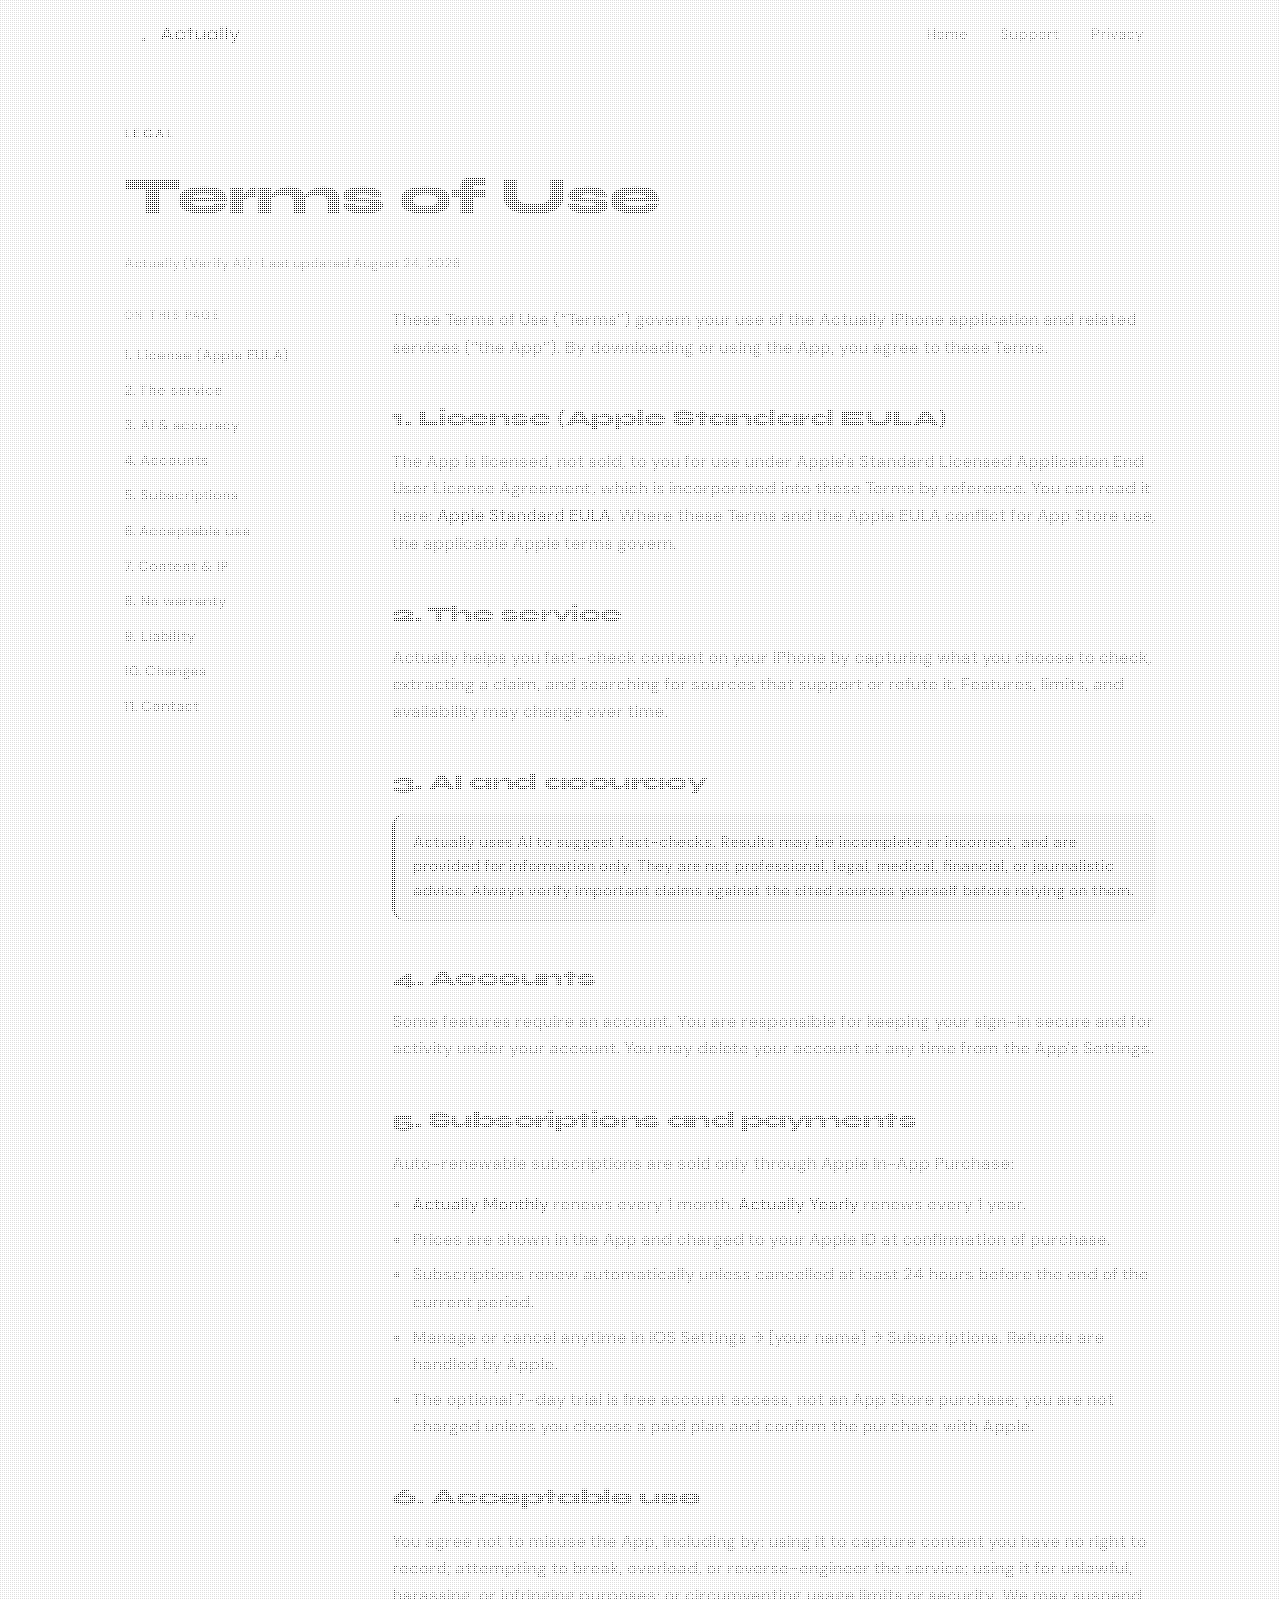
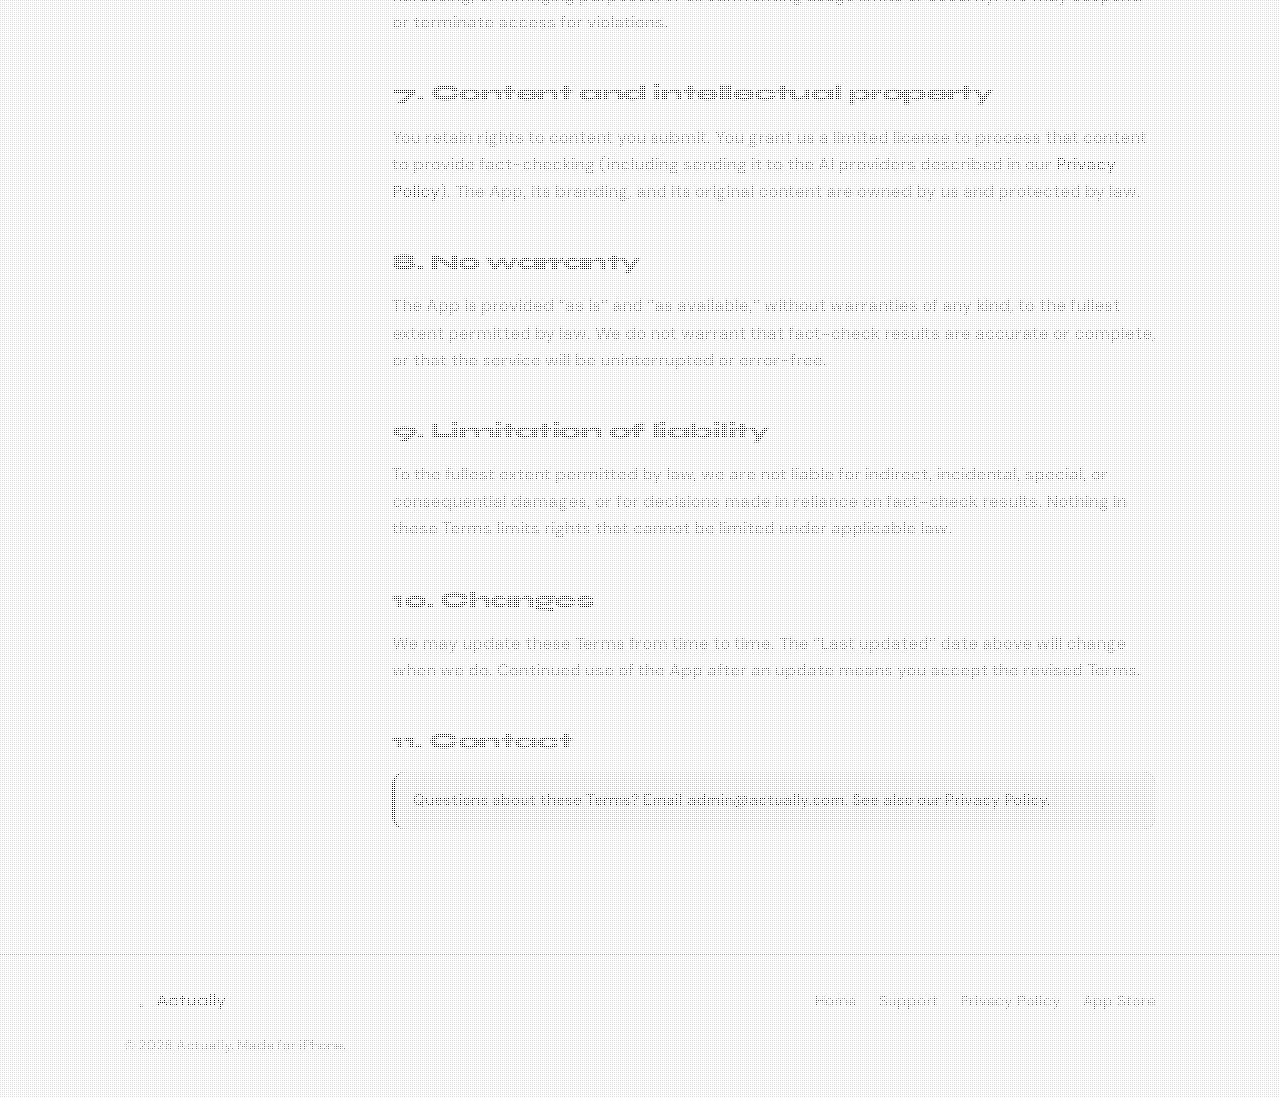
<file: terms.html>
<!DOCTYPE html>
<html lang="en">
<head>
  <meta charset="utf-8" />
  <meta name="viewport" content="width=device-width, initial-scale=1" />
  <title>Terms of Use — Actually</title>
  <meta name="description" content="Terms of Use for the Actually iPhone app, including the Apple Standard EULA, subscriptions, and acceptable use." />
  <meta name="theme-color" content="#ffffff" />
  <link rel="preconnect" href="https://fonts.googleapis.com" />
  <link rel="preconnect" href="https://fonts.gstatic.com" crossorigin />
  <link href="https://fonts.googleapis.com/css2?family=DM+Sans:ital,opsz,wght@0,9..40,400;0,9..40,500;0,9..40,600;1,9..40,400&family=Syne:wght@600;700;800&display=swap" rel="stylesheet" />
  <link rel="stylesheet" href="styles.css" />
  <link rel="stylesheet" href="dots.css" />
  <link rel="icon" href="assets/icon.svg" type="image/svg+xml" />
</head>
<body>
  <a class="skip-link" href="#main">Skip to content</a>
  <div class="atmosphere" aria-hidden="true"></div>

  <header class="site-header">
    <a class="nav-mark" href="/" aria-label="Actually home">
      <img src="assets/mark.svg" width="26" height="26" alt="" />
      <span>Actually</span>
    </a>
    <nav class="nav-links" aria-label="Primary">
      <a class="nav-plain" href="/">Home</a>
      <a class="nav-plain" href="/support">Support</a>
      <a class="nav-plain" href="/privacy">Privacy</a>
    </nav>
  </header>

  <main id="main">
    <div class="wrap">
      <section class="doc-hero">
        <p class="eyebrow">Legal</p>
        <h1>Terms of Use</h1>
        <p class="updated">Actually (Verify AI) · Last updated August 24, 2026</p>
      </section>

      <div class="doc doc-grid">
        <nav class="toc" aria-label="On this page">
          <p>On this page</p>
          <a href="#eula">1. License (Apple EULA)</a>
          <a href="#service">2. The service</a>
          <a href="#ai">3. AI &amp; accuracy</a>
          <a href="#accounts">4. Accounts</a>
          <a href="#subs">5. Subscriptions</a>
          <a href="#use">6. Acceptable use</a>
          <a href="#ip">7. Content &amp; IP</a>
          <a href="#warranty">8. No warranty</a>
          <a href="#liability">9. Liability</a>
          <a href="#changes">10. Changes</a>
          <a href="#contact">11. Contact</a>
        </nav>

        <div class="prose">
          <p>These Terms of Use (“Terms”) govern your use of the Actually iPhone application and related services (“the App”). By downloading or using the App, you agree to these Terms.</p>

          <h2 id="eula">1. License (Apple Standard EULA)</h2>
          <p>The App is licensed, not sold, to you for use under Apple's Standard Licensed Application End User License Agreement, which is incorporated into these Terms by reference. You can read it here: <a href="https://www.apple.com/legal/internet-services/itunes/dev/stdeula/" rel="noopener">Apple Standard EULA</a>. Where these Terms and the Apple EULA conflict for App Store use, the applicable Apple terms govern.</p>

          <h2 id="service">2. The service</h2>
          <p>Actually helps you fact-check content on your iPhone by capturing what you choose to check, extracting a claim, and searching for sources that support or refute it. Features, limits, and availability may change over time.</p>

          <h2 id="ai">3. AI and accuracy</h2>
          <div class="callout">
            <p>Actually uses AI to suggest fact-checks. Results may be incomplete or incorrect, and are provided for information only. They are not professional, legal, medical, financial, or journalistic advice. Always verify important claims against the cited sources yourself before relying on them.</p>
          </div>

          <h2 id="accounts">4. Accounts</h2>
          <p>Some features require an account. You are responsible for keeping your sign-in secure and for activity under your account. You may delete your account at any time from the App's Settings.</p>

          <h2 id="subs">5. Subscriptions and payments</h2>
          <p>Auto-renewable subscriptions are sold only through Apple In-App Purchase:</p>
          <ul>
            <li><strong>Actually Monthly</strong> renews every 1 month. <strong>Actually Yearly</strong> renews every 1 year.</li>
            <li>Prices are shown in the App and charged to your Apple ID at confirmation of purchase.</li>
            <li>Subscriptions renew automatically unless cancelled at least 24 hours before the end of the current period.</li>
            <li>Manage or cancel anytime in iOS Settings → [your name] → Subscriptions. Refunds are handled by Apple.</li>
            <li>The optional 7-day trial is free account access, not an App Store purchase; you are not charged unless you choose a paid plan and confirm the purchase with Apple.</li>
          </ul>

          <h2 id="use">6. Acceptable use</h2>
          <p>You agree not to misuse the App, including by: using it to capture content you have no right to record; attempting to break, overload, or reverse-engineer the service; using it for unlawful, harassing, or infringing purposes; or circumventing usage limits or security. We may suspend or terminate access for violations.</p>

          <h2 id="ip">7. Content and intellectual property</h2>
          <p>You retain rights to content you submit. You grant us a limited license to process that content to provide fact-checking (including sending it to the AI providers described in our <a href="/privacy">Privacy Policy</a>). The App, its branding, and its original content are owned by us and protected by law.</p>

          <h2 id="warranty">8. No warranty</h2>
          <p>The App is provided “as is” and “as available,” without warranties of any kind, to the fullest extent permitted by law. We do not warrant that fact-check results are accurate or complete, or that the service will be uninterrupted or error-free.</p>

          <h2 id="liability">9. Limitation of liability</h2>
          <p>To the fullest extent permitted by law, we are not liable for indirect, incidental, special, or consequential damages, or for decisions made in reliance on fact-check results. Nothing in these Terms limits rights that cannot be limited under applicable law.</p>

          <h2 id="changes">10. Changes</h2>
          <p>We may update these Terms from time to time. The “Last updated” date above will change when we do. Continued use of the App after an update means you accept the revised Terms.</p>

          <h2 id="contact">11. Contact</h2>
          <div class="callout">
            <p>Questions about these Terms? Email <a href="mailto:admin@actually.com">admin@actually.com</a>. See also our <a href="/privacy">Privacy Policy</a>.</p>
          </div>
        </div>
      </div>
    </div>
  </main>

  <footer class="site-footer">
    <div class="wrap">
      <div class="footer-brand">
        <img src="assets/mark.svg" width="22" height="22" alt="" />
        <span>Actually</span>
      </div>
      <nav class="footer-links" aria-label="Footer">
        <a href="/">Home</a>
        <a href="/support">Support</a>
        <a href="/privacy">Privacy Policy</a>
        <a href="https://apps.apple.com/us/app/actually/id6776004865">App Store</a>
      </nav>
      <p class="footer-copy">© <span id="y">2026</span> Actually. Made for iPhone.</p>
    </div>
  </footer>

  <script>document.getElementById("y").textContent = new Date().getFullYear();</script>
</body>
</html>
</file>
<file: playful.css>
/* A deliberately displaced document. One type size; hierarchy through position. */
:root{color-scheme:light;--ink:#080808;--gray:#777;--paper:#fff;font-family:Arial,Helvetica,sans-serif;font-size:16px;-webkit-font-smoothing:antialiased}
*{box-sizing:border-box}html{scroll-behavior:smooth;scroll-padding-top:110px}body{margin:0;background:var(--paper);color:var(--ink);overflow-x:hidden;line-height:1.25}h1,h2,h3,p,ul,ol{margin:0;font-size:1rem;font-weight:400;letter-spacing:-.025em}ul,ol{padding:0;list-style:none}a{color:inherit;text-decoration:none}svg{display:block}button{font:inherit}a:focus-visible,button:focus-visible{outline:1px solid black;outline-offset:6px}::selection{background:black;color:white}[hidden]{display:none!important}
.skip-link{position:fixed;top:-100px;left:20px;z-index:100;background:white;padding:12px}.skip-link:focus{top:10px}.site-header{position:sticky;top:0;z-index:20;background:#fffffff5}.site-header-inner{min-height:86px;display:flex;align-items:flex-start;padding:22px 28px;gap:30px}.wordmark{display:flex;gap:5px;align-items:center;min-height:40px}.wordmark svg{width:18px;height:18px}.primary-nav{display:flex;margin-left:auto;gap:12px}.primary-nav a{display:flex;align-items:center;min-height:40px;color:var(--gray)}.primary-nav a:nth-child(2){margin-top:17px}.primary-nav a:nth-child(4){margin-top:34px}.primary-nav a:hover{color:black;text-decoration:line-through}.nav-toggle{display:none}.button{display:inline-flex;align-items:center;gap:18px;min-height:44px;padding:6px 0;font-size:1rem;transition:transform .18s,color .18s;text-decoration:underline;text-underline-offset:5px}.button:active{transform:scale(.96)}.button:hover{color:var(--gray)}.button-icon{width:18px;height:18px}.button-small{white-space:nowrap}.button-quiet{color:var(--gray)}
.lead{position:relative;min-height:1150px;margin:0 28px;padding-top:48px;display:grid;grid-template-columns:repeat(12,minmax(0,1fr));grid-template-rows:110px 130px 120px auto;column-gap:12px}.eyebrow{grid-column:1/4;color:var(--gray)}.lead h1{grid-column:6/11;grid-row:1;line-height:1.3;padding-top:48px}.lead h1 span{color:var(--gray);text-decoration:line-through}.hero-description{grid-column:8/13;grid-row:2;align-self:end;color:var(--gray)}.lead-actions{display:flex;flex-direction:column;align-items:flex-start;gap:2px}.lead>.lead-actions{grid-column:3/7;grid-row:3;padding-top:30px}.lead-note{grid-column:9/13;grid-row:3;align-self:end;color:var(--gray)}.stray-type{position:absolute;left:4%;top:100px;font-family:Times New Roman,serif;font-size:clamp(120px,19vw,280px);font-weight:400;letter-spacing:-.13em;line-height:1;transform:rotate(-18deg);pointer-events:none}.margin-note{position:absolute;right:0;top:510px;writing-mode:vertical-rl;color:var(--gray);font-size:11px;letter-spacing:0}
.demo-stage{position:relative;display:flex;align-items:center;justify-content:center;min-height:650px;perspective:1000px;background:transparent;isolation:isolate}.demo-stage-0{grid-column:4/11;grid-row:4;min-height:700px;margin-top:25px}.demo-stage:before,.demo-stage:after{position:absolute;font-size:24px;color:#aaa;content:'+';pointer-events:none}.demo-stage:before{top:14%;left:7%}.demo-stage:after{bottom:18%;right:8%}.demo-device{width:240px;aspect-ratio:1179/2556;flex-shrink:0;padding:5px;border:1px solid #111;background:#fff;border-radius:24px;transform:translate3d(var(--drift,0px),var(--lift,0px),0) rotateX(var(--rx,0deg)) rotateY(var(--ry,0deg)) rotateZ(var(--rz,-12deg));transform-style:preserve-3d;box-shadow:5px 5px 0 #e8e8e8}.demo-screen{height:100%;width:100%;position:relative;border:1px solid #ccc;border-radius:18px;overflow:hidden;background:white}.demo-fallback{height:100%;display:flex;flex-direction:column;align-items:flex-start;justify-content:center;gap:24px;padding:20px;background:#f6f6f6}.demo-fallback strong{font-weight:400;font-size:1rem;max-width:150px}.demo-fallback svg{display:none}.demo-number{position:absolute;top:25px;left:20px;color:var(--gray)}.demo-placeholder-label{color:var(--gray);font-size:1rem}.demo-dots{position:absolute;bottom:28px;left:20px;right:20px;color:var(--gray)}.demo-screen img{position:absolute;inset:0;width:100%;height:100%;object-fit:contain;background:white;filter:grayscale(1);outline:1px solid #0000001a}.stage-caption{position:absolute;bottom:30px;left:0;font-size:11px;letter-spacing:0;color:var(--gray)}.floating-sticker{position:absolute;z-index:2;font-size:1rem;color:var(--gray);transform:translateY(var(--sticker-y,0px));pointer-events:none}.sticker-one{left:0;top:22%}.sticker-two{right:0;bottom:26%;writing-mode:vertical-rl}.orbit{display:none}
.section{margin:0 28px;padding-top:150px}.section>h2{margin-bottom:76px}.step-list{display:grid;grid-template-columns:repeat(12,1fr);gap:12px;min-height:500px}.step-list li{position:relative}.step-list li:nth-child(1){grid-column:2/5}.step-list li:nth-child(2){grid-column:8/11;padding-top:100px}.step-list li:nth-child(3){grid-column:5/8;padding-top:40px}.step-list span{position:absolute;left:-35px;top:0;font-size:11px;color:var(--gray)}.step-list li:nth-child(2) span{top:100px}.step-list li:nth-child(3) span{top:40px}.step-list p,.assurance-list p,.app-feature-list p{color:var(--gray);margin-top:0}.feature-panel{display:grid;grid-template-columns:repeat(12,minmax(0,1fr));gap:12px;min-height:820px;position:relative}.feature-copy{grid-column:2/5;padding-top:120px}.feature-label{color:var(--gray);margin-bottom:48px}.feature-copy h3{margin-bottom:0}.feature-copy h3+p{color:var(--gray)}.arrow-link{display:inline-flex;align-items:center;gap:20px;min-height:44px;margin-top:32px;text-decoration:underline;text-underline-offset:5px}.feature-panel .demo-stage{grid-column:7/12;align-self:start}.feature-panel:nth-child(2) .feature-copy{grid-column:9/12;grid-row:1;padding-top:270px}.feature-panel:nth-child(2) .demo-stage{grid-column:2/7;grid-row:1}.feature-panel:nth-child(2) .demo-device{--rz:17deg}.feature-panel:nth-child(3) .feature-copy{grid-column:4/7;padding-top:60px}.feature-panel:nth-child(3) .demo-stage{grid-column:8/13;margin-top:90px}.feature-panel:nth-child(3) .demo-device{--rz:-24deg}.feature-panel:after{content:'↳';font-size:100px;line-height:1;position:absolute;left:0;bottom:70px;color:#ddd;font-family:serif}.section-heading-split{display:grid;grid-template-columns:1fr 1fr;gap:20%;margin-bottom:90px}.section-heading-split p{color:var(--gray)}.tag{color:var(--gray);display:block;margin-top:20px}.demo-gallery{min-height:950px;justify-content:space-around;align-items:flex-start;gap:30px;padding:30px 8%}.demo-gallery .demo-device:first-child{--rz:10deg;margin-top:240px}.demo-gallery .demo-device:nth-child(2){--rz:-6deg}.demo-gallery .demo-device:last-child{--rz:25deg;margin-top:120px}.app-feature-list{display:grid;grid-template-columns:repeat(3,1fr);gap:10%;padding-left:15%}.app-feature-list li:nth-child(2){padding-top:90px}.app-feature-list li:nth-child(3){padding-top:180px}.assurance-list{display:grid;grid-template-columns:repeat(3,1fr);gap:10%;margin-left:20%}.assurance-list li:nth-child(2){padding-top:100px}.assurance-list li:nth-child(3){padding-top:200px}.inline-link{text-decoration:underline;text-underline-offset:3px}.closing-section{position:relative;min-height:560px;margin:150px 28px 0;padding-top:90px;padding-left:42%}.closing-section h2 span{color:var(--gray)}.closing-section .lead-actions{margin-top:50px;margin-left:20%}.closing-section:before{content:')';position:absolute;left:10%;top:0;font:300px/1 Times New Roman,serif;transform:rotate(25deg)}.site-footer{margin:0 28px;padding:40px 0;border-top:1px solid #ddd}.site-footer-inner{display:grid;grid-template-columns:1fr 2fr 1fr;gap:40px}.site-footer p{color:var(--gray)}.site-footer nav{display:flex;flex-wrap:wrap;align-items:start;gap:0 24px}.site-footer nav a{min-height:40px;display:flex;align-items:center}.site-footer-inner>p{text-align:right}.scroll-progress{position:fixed;left:0;top:0;height:1px;width:100%;background:#111;transform:scaleX(0);transform-origin:left;z-index:30;pointer-events:none}
/* Text stays still. Only the image planes move through the document. */
@media(max-width:1000px){.primary-nav{gap:8px}.primary-nav a{font-size:14px}.site-header-inner{gap:14px}.demo-gallery{padding-left:0;padding-right:0;gap:16px}.demo-gallery .demo-device{width:210px}.hero-description{grid-column:7/13}.feature-copy{grid-column:1/5}.feature-panel:nth-child(2) .feature-copy{grid-column:8/13}.feature-panel:nth-child(3) .feature-copy{grid-column:2/6}.feature-panel:nth-child(3) .demo-stage{grid-column:7/13}}
@media(max-width:720px){.site-header-inner{padding:12px 18px;min-height:74px;align-items:center}.site-header-inner>.button{margin-left:auto}.nav-toggle{display:flex;flex-direction:column;justify-content:center;gap:5px;width:44px;height:44px;background:white;border:0;order:3}.nav-toggle span{width:20px;height:1px;background:black}.primary-nav{display:none;position:absolute;left:0;right:0;top:74px;background:white;padding:20px;border-bottom:1px solid #ddd}.site-header[data-open] .primary-nav{display:flex;flex-wrap:wrap;gap:8px 20px}.primary-nav a{font-size:1rem;margin-top:0!important}.lead{margin:0 18px;padding-top:32px;grid-template-rows:130px 160px 160px auto;min-height:1100px}.eyebrow{grid-column:1/8}.lead h1{grid-column:5/13;grid-row:2;padding-top:0}.stray-type{top:145px;left:-10px;font-size:110px}.hero-description{grid-column:5/13;grid-row:3;align-self:start}.lead>.lead-actions{grid-column:1/12;grid-row:4;padding-top:0;align-self:start}.lead-note{grid-row:4;grid-column:6/13;margin-top:105px;align-self:start}.demo-stage-0{grid-row:5;grid-column:1/13;margin-top:130px;min-height:640px}.margin-note{display:none}.demo-device{width:210px}.floating-sticker{font-size:12px}.sticker-one{top:13%}.sticker-two{right:0}.section{margin:0 18px;padding-top:100px}.step-list{grid-template-columns:repeat(6,1fr);gap:50px 12px;min-height:0}.step-list li:nth-child(1){grid-column:2/6}.step-list li:nth-child(2){grid-column:3/7;padding-top:0}.step-list li:nth-child(3){grid-column:2/6;padding-top:0}.step-list li:nth-child(n) span{top:0}.feature-panel{min-height:0;margin-bottom:80px;display:flex;flex-direction:column;gap:20px}.feature-panel .feature-copy,.feature-panel:nth-child(2) .feature-copy,.feature-panel:nth-child(3) .feature-copy{padding-top:0;width:75%;margin-left:8%}.feature-panel:nth-child(2) .feature-copy{margin-left:25%}.feature-label{margin-bottom:24px}.feature-panel .demo-stage,.feature-panel:nth-child(3) .demo-stage{width:100%;margin-top:0;min-height:640px}.feature-panel:after{display:none}.section-heading-split{grid-template-columns:1fr;gap:35px}.section-heading-split p{margin-left:25%}.demo-gallery{flex-direction:column;align-items:center;gap:100px;padding:40px 0 80px;min-height:0}.demo-gallery .demo-device:nth-child(n){margin-top:0;width:210px}.demo-gallery .demo-device:first-child{align-self:flex-start;margin-left:25px}.demo-gallery .demo-device:last-child{align-self:flex-end;margin-right:30px;--rz:12deg}.app-feature-list,.assurance-list{display:block;padding-left:0;margin-left:15%;max-width:80%}.app-feature-list li:nth-child(n),.assurance-list li:nth-child(n){padding-top:0;margin-bottom:60px}.app-feature-list li:nth-child(2),.assurance-list li:nth-child(2){margin-left:20%}.closing-section{margin:60px 18px 0;padding-left:35%;min-height:470px}.closing-section:before{left:0;font-size:200px}.closing-section .lead-actions{margin-left:0}.site-footer{margin:0 18px}.site-footer-inner{grid-template-columns:1fr;gap:30px}.site-footer-inner>p{text-align:left}}
@media(prefers-reduced-motion:reduce){html{scroll-behavior:auto}.demo-device,.floating-sticker{transform:none!important}.button{transition:none}}
</file>
<file: styles.css>
/* Actually — marketing + support + legal site. Dark, single visual world. */
:root {
  --bg: #060607;
  --bg-soft: #0d0d10;
  --surface: #151518;
  --surface-2: #1d1d21;
  --line: rgba(255, 255, 255, 0.09);
  --line-strong: rgba(255, 255, 255, 0.16);
  --text: #f5f5f7;
  --muted: #9a9aa4;
  --muted-2: #6f6f79;
  --accent: #e61c24;
  --accent-bright: #ff4d52;
  --accent-ink: #ffffff;
  --good: #35c26b;
  --warn: #e6a53d;
  --radius: 22px;
  --radius-lg: 30px;
  --maxw: 1080px;
  --font-display: "Syne", "DM Sans", system-ui, sans-serif;
  --font-body: "DM Sans", system-ui, -apple-system, sans-serif;
}

* { box-sizing: border-box; }

html { scroll-behavior: smooth; }
@media (prefers-reduced-motion: reduce) {
  html { scroll-behavior: auto; }
  * { animation: none !important; transition: none !important; }
}

body {
  margin: 0;
  background: var(--bg);
  color: var(--text);
  font-family: var(--font-body);
  font-size: 17px;
  line-height: 1.6;
  -webkit-font-smoothing: antialiased;
  text-rendering: optimizeLegibility;
  overflow-x: hidden;
}

a { color: var(--accent-bright); text-decoration: none; }
a:hover { text-decoration: underline; }
:focus-visible { outline: 2px solid var(--accent-bright); outline-offset: 3px; border-radius: 6px; }

h1, h2, h3 { font-family: var(--font-display); font-weight: 700; letter-spacing: -0.02em; text-wrap: balance; margin: 0; }

.skip-link {
  position: absolute; left: -999px; top: 0; z-index: 100;
  background: var(--accent); color: #fff; padding: 10px 16px; border-radius: 0 0 10px 0;
}
.skip-link:focus { left: 0; }

.wrap { width: 100%; max-width: var(--maxw); margin: 0 auto; padding: 0 24px; }

/* Ambient glow */
.atmosphere {
  position: fixed; inset: 0; z-index: -1; pointer-events: none;
  background:
    radial-gradient(60% 45% at 78% 8%, rgba(230, 28, 36, 0.22), transparent 70%),
    radial-gradient(50% 40% at 12% 0%, rgba(230, 28, 36, 0.10), transparent 70%),
    linear-gradient(180deg, #0a0a0c 0%, var(--bg) 60%);
}

/* Header */
.site-header {
  position: sticky; top: 0; z-index: 40;
  display: flex; align-items: center; justify-content: space-between; gap: 16px;
  padding: 14px 24px;
  max-width: var(--maxw); margin: 0 auto;
  backdrop-filter: blur(14px);
}
.site-header::after {
  content: ""; position: absolute; inset: 0; z-index: -1;
  background: rgba(6, 6, 7, 0.6); border-bottom: 1px solid var(--line);
}
.nav-mark { display: inline-flex; align-items: center; gap: 10px; color: var(--text); font-family: var(--font-display); font-weight: 800; font-size: 19px; }
.nav-mark:hover { text-decoration: none; }
.nav-mark img { display: block; }
.nav-links { display: flex; align-items: center; gap: 8px; }
.nav-links a { color: var(--muted); font-weight: 500; font-size: 15px; padding: 8px 12px; border-radius: 999px; }
.nav-links a:hover { color: var(--text); text-decoration: none; background: var(--surface); }
.nav-cta {
  background: var(--accent); color: var(--accent-ink) !important;
  font-weight: 600; font-size: 15px; padding: 9px 18px; border-radius: 999px;
}
.nav-cta:hover { background: var(--accent-bright); text-decoration: none; }
@media (max-width: 560px) { .nav-links a.nav-plain { display: none; } }

/* Buttons */
.btn { display: inline-flex; align-items: center; justify-content: center; gap: 8px; font-weight: 600; font-size: 16px; padding: 14px 26px; border-radius: 999px; border: 1px solid transparent; cursor: pointer; transition: transform .15s ease, background .15s ease; }
.btn:hover { text-decoration: none; transform: translateY(-1px); }
.btn-primary { background: var(--accent); color: var(--accent-ink); }
.btn-primary:hover { background: var(--accent-bright); }
.btn-ghost { background: transparent; color: var(--text); border-color: var(--line-strong); }
.btn-ghost:hover { border-color: var(--text); }

/* Hero */
.hero { display: grid; grid-template-columns: 1.05fr 0.95fr; gap: 48px; align-items: center; padding: 72px 0 64px; }
.eyebrow { text-transform: uppercase; letter-spacing: 0.16em; font-size: 13px; font-weight: 600; color: var(--accent-bright); margin: 0 0 14px; }
.hero h1 { font-size: clamp(40px, 6.4vw, 68px); line-height: 1.02; font-weight: 800; }
.hero .lede { color: var(--muted); font-size: 19px; max-width: 30ch; margin: 20px 0 30px; }
.cta-group { display: flex; flex-wrap: wrap; gap: 14px; align-items: center; }
.cta-sub { color: var(--muted-2); font-size: 14px; margin: 16px 0 0; }

/* Phone mock */
.hero-visual { display: flex; justify-content: center; }
.phone { position: relative; width: 260px; }
.phone-bezel { position: relative; background: #0a0a0c; border: 1px solid var(--line-strong); border-radius: 44px; padding: 14px; box-shadow: 0 40px 90px -30px rgba(0,0,0,0.9), inset 0 0 0 2px rgba(255,255,255,0.03); }
.island { position: absolute; top: 22px; left: 50%; transform: translateX(-50%); z-index: 3; display: inline-flex; align-items: center; gap: 8px; background: #000; border-radius: 999px; padding: 8px 14px; min-width: 128px; box-shadow: 0 6px 20px rgba(0,0,0,0.6); }
.island-dot { width: 9px; height: 9px; border-radius: 50%; background: var(--accent); box-shadow: 0 0 10px var(--accent); animation: blink 1.4s ease-in-out infinite; }
.island-label { font-size: 13px; color: #e8e8ea; font-weight: 500; }
@keyframes blink { 0%, 100% { opacity: 1; } 50% { opacity: 0.25; } }
.phone-screen { background: linear-gradient(180deg, #101013, #0b0b0d); border-radius: 32px; height: 456px; padding: 64px 20px 20px; display: flex; flex-direction: column; gap: 12px; overflow: hidden; }
.feed-line { height: 12px; border-radius: 6px; background: rgba(255,255,255,0.07); }
.feed-line-a { width: 82%; } .feed-line-b { width: 64%; } .feed-line-c { width: 72%; }
.verdict { margin-top: auto; background: var(--surface); border: 1px solid var(--line); border-radius: 20px; padding: 18px; display: flex; align-items: center; gap: 14px; }
.verdict-mark { width: 40px; height: 40px; color: var(--good); flex: none; }
.verdict p { margin: 0; font-weight: 700; font-family: var(--font-display); }
.verdict small { display: block; color: var(--muted); font-weight: 400; font-size: 13px; font-family: var(--font-body); }
.tap-caption { text-align: center; color: var(--muted-2); font-size: 13px; margin: 18px 0 0; letter-spacing: 0.04em; }
.tap-ripple { position: absolute; bottom: 26px; left: 50%; width: 46px; height: 46px; border: 2px solid rgba(230,28,36,0.5); border-radius: 50%; transform: translate(-50%, 60px); animation: ripple 2.4s ease-out infinite; }
.tap-ripple-delay { animation-delay: 1.2s; }
@keyframes ripple { 0% { opacity: 0.7; transform: translate(-50%, 60px) scale(0.5); } 100% { opacity: 0; transform: translate(-50%, 60px) scale(2.2); } }

/* Sections */
.section { padding: 64px 0; }
.section-head { max-width: 42ch; margin-bottom: 40px; }
.section h2 { font-size: clamp(28px, 4vw, 40px); }
.section-lede { color: var(--muted); font-size: 18px; margin: 12px 0 0; }
.divider { height: 1px; background: var(--line); border: 0; margin: 0; max-width: var(--maxw); margin-inline: auto; }

/* Steps */
.steps { list-style: none; padding: 0; margin: 0; display: grid; grid-template-columns: repeat(3, 1fr); gap: 20px; }
.steps li { background: var(--surface); border: 1px solid var(--line); border-radius: var(--radius); padding: 26px; }
.step-num { font-family: var(--font-display); font-weight: 800; color: var(--accent-bright); font-size: 14px; letter-spacing: 0.1em; }
.steps h3 { font-size: 20px; margin: 14px 0 8px; }
.steps p { color: var(--muted); margin: 0; font-size: 15.5px; }

/* Feature grid */
.features { display: grid; grid-template-columns: repeat(3, 1fr); gap: 20px; }
.feature { background: var(--surface); border: 1px solid var(--line); border-radius: var(--radius); padding: 26px; }
.feature .ic { width: 44px; height: 44px; border-radius: 13px; background: rgba(230,28,36,0.14); color: var(--accent-bright); display: grid; place-items: center; margin-bottom: 16px; }
.feature .ic svg { width: 22px; height: 22px; }
.feature h3 { font-size: 18px; margin: 0 0 8px; }
.feature p { color: var(--muted); margin: 0; font-size: 15px; }

/* Privacy strip */
.privacy-strip { background: linear-gradient(180deg, var(--surface), var(--bg-soft)); border: 1px solid var(--line); border-radius: var(--radius-lg); padding: 44px; text-align: center; }
.privacy-strip h2 { font-size: clamp(26px, 3.6vw, 36px); }
.privacy-strip p { color: var(--muted); font-size: 18px; max-width: 56ch; margin: 14px auto 0; }

/* CTA */
.cta-final { text-align: center; padding: 80px 0; }
.cta-final h2 { font-size: clamp(30px, 4.6vw, 46px); }
.cta-final .section-lede { margin: 12px auto 28px; }

/* Footer */
.site-footer { border-top: 1px solid var(--line); margin-top: 40px; }
.site-footer .wrap { display: flex; flex-wrap: wrap; align-items: center; justify-content: space-between; gap: 20px; padding-top: 32px; padding-bottom: 40px; }
.footer-brand { display: inline-flex; align-items: center; gap: 10px; font-family: var(--font-display); font-weight: 800; }
.footer-links { display: flex; flex-wrap: wrap; gap: 22px; }
.footer-links a { color: var(--muted); font-size: 15px; font-weight: 500; }
.footer-links a:hover { color: var(--text); text-decoration: none; }
.footer-copy { color: var(--muted-2); font-size: 14px; width: 100%; margin: 0; }

/* Document pages (support / privacy / terms) */
.doc-hero { padding: 56px 0 20px; }
.doc-hero .eyebrow { margin-bottom: 10px; }
.doc-hero h1 { font-size: clamp(34px, 5vw, 52px); }
.doc-hero .updated { color: var(--muted-2); font-size: 14px; margin: 14px 0 0; }
.doc { padding: 12px 0 64px; }
.doc-grid { display: grid; grid-template-columns: 220px 1fr; gap: 48px; align-items: start; }
.toc { position: sticky; top: 88px; font-size: 14.5px; }
.toc p { text-transform: uppercase; letter-spacing: 0.12em; font-size: 12px; color: var(--muted-2); margin: 0 0 12px; }
.toc a { display: block; color: var(--muted); padding: 6px 0; }
.toc a:hover { color: var(--text); text-decoration: none; }
.prose { max-width: 68ch; }
.prose h2 { font-size: 22px; margin: 40px 0 12px; scroll-margin-top: 88px; }
.prose h2:first-child { margin-top: 0; }
.prose h3 { font-size: 17px; margin: 26px 0 8px; font-family: var(--font-body); font-weight: 700; }
.prose p, .prose li { color: var(--muted); }
.prose p { margin: 0 0 14px; }
.prose strong { color: var(--text); font-weight: 600; }
.prose ul { padding-left: 20px; margin: 0 0 16px; }
.prose li { margin-bottom: 8px; }
.prose a { color: var(--accent-bright); }
.callout { background: var(--surface); border: 1px solid var(--line); border-left: 3px solid var(--accent); border-radius: 14px; padding: 16px 18px; margin: 0 0 20px; }
.callout p { margin: 0; color: var(--text); font-size: 15.5px; }

/* FAQ (support) */
.faq { border-top: 1px solid var(--line); }
.faq details { border-bottom: 1px solid var(--line); }
.faq summary { list-style: none; cursor: pointer; padding: 20px 4px; display: flex; justify-content: space-between; align-items: center; gap: 16px; font-family: var(--font-display); font-weight: 700; font-size: 18px; }
.faq summary::-webkit-details-marker { display: none; }
.faq summary::after { content: "+"; color: var(--accent-bright); font-size: 24px; font-weight: 400; flex: none; transition: transform .2s ease; }
.faq details[open] summary::after { transform: rotate(45deg); }
.faq .answer { padding: 0 4px 22px; }
.faq .answer p, .faq .answer li { color: var(--muted); margin: 0 0 12px; }
.faq .answer ul, .faq .answer ol { padding-left: 20px; margin: 0 0 12px; }
.faq .answer li { margin-bottom: 6px; }

/* Contact card */
.contact-card { background: var(--surface); border: 1px solid var(--line); border-radius: var(--radius-lg); padding: 36px; text-align: center; margin-top: 40px; }
.contact-card h2 { font-size: 26px; }
.contact-card p { color: var(--muted); margin: 10px auto 22px; max-width: 46ch; }
.contact-email { font-family: var(--font-display); font-size: 20px; font-weight: 700; }

@media (max-width: 900px) {
  .hero { grid-template-columns: 1fr; gap: 32px; padding-top: 48px; }
  .hero .lede { max-width: none; }
  .hero-visual { order: -1; }
  .steps, .features { grid-template-columns: 1fr 1fr; }
  .doc-grid { grid-template-columns: 1fr; gap: 24px; }
  .toc { position: static; display: none; }
}
@media (max-width: 620px) {
  body { font-size: 16px; }
  .steps, .features { grid-template-columns: 1fr; }
  .privacy-strip, .contact-card { padding: 28px; }
}
</file>
<file: dots.css>
/* Dot matrix. The whole page is seen through one uniform 2px grid of dots: the gaps are white,
   every dot is the same size, and each dot takes the tone of whatever is beneath it. Empty page
   is the light base tone; text and elements are simply darker dots. Loaded last on every page. */
:root {
  color-scheme: light;
  --dot-pitch: 2px;
  --dot-radius: 0.6px;
  --dot-base: #dedede;
  --dot-ink: #111;

  /* Landing page (playful.css). */
  --ink: var(--dot-ink);
  --gray: #555;
  --paper: var(--dot-base);

  /* Document pages (styles.css): the dark theme becomes tones of the same dots. */
  --bg: var(--dot-base);
  --bg-soft: var(--dot-base);
  --surface: #c9c9c9;
  --surface-2: #bdbdbd;
  --line: rgba(0, 0, 0, 0.2);
  --line-strong: rgba(0, 0, 0, 0.35);
  --text: var(--dot-ink);
  --muted: #555;
  --muted-2: #777;
  --accent: var(--dot-ink);
  --accent-bright: var(--dot-ink);
  --accent-ink: var(--dot-base);
  --good: #333;
  --warn: #444;
}

html {
  background: #fff;
}

body {
  min-height: 100vh;
  background: var(--dot-base);
  color: var(--dot-ink);
  -webkit-mask-image: radial-gradient(circle at 0.5px 0.5px, #000 var(--dot-radius), transparent calc(var(--dot-radius) + 0.05px));
  mask-image: radial-gradient(circle at 0.5px 0.5px, #000 var(--dot-radius), transparent calc(var(--dot-radius) + 0.05px));
  -webkit-mask-size: var(--dot-pitch) var(--dot-pitch);
  mask-size: var(--dot-pitch) var(--dot-pitch);
  -webkit-mask-repeat: repeat;
  mask-repeat: repeat;
}

/* Letters need a little more mass to survive at dot resolution. */
p, li, a, span, small, summary, h3 { font-weight: 600; }
h1, h2 { font-weight: 800; }

/* Nothing may be lighter than the base dot, so white surfaces fall back to it. */
.site-header,
.skip-link,
.nav-toggle,
.primary-nav,
.demo-device,
.demo-screen,
.demo-fallback,
.demo-screen img {
  background: var(--dot-base);
}
.demo-device { box-shadow: 5px 5px 0 #bbb; }
.demo-stage:before,
.demo-stage:after { color: #888; }
.feature-panel:after { color: #aaa; }
.site-footer { border-top-color: #aaa; }
.demo-screen img { mix-blend-mode: multiply; }
img { mix-blend-mode: multiply; filter: grayscale(1); }

/* Document pages: no glow, header sits on the same base tone. */
.atmosphere { display: none; }
.site-header::after { background: var(--dot-base); }
.island-dot { box-shadow: none; }
.tap-ripple { border-color: rgba(0, 0, 0, 0.45); }

/* A 1px bar can fall between dot rows; give it a full row. */
.scroll-progress { height: var(--dot-pitch); background: var(--dot-ink); }

::selection { background: var(--dot-ink); color: var(--dot-base); }
</file>
